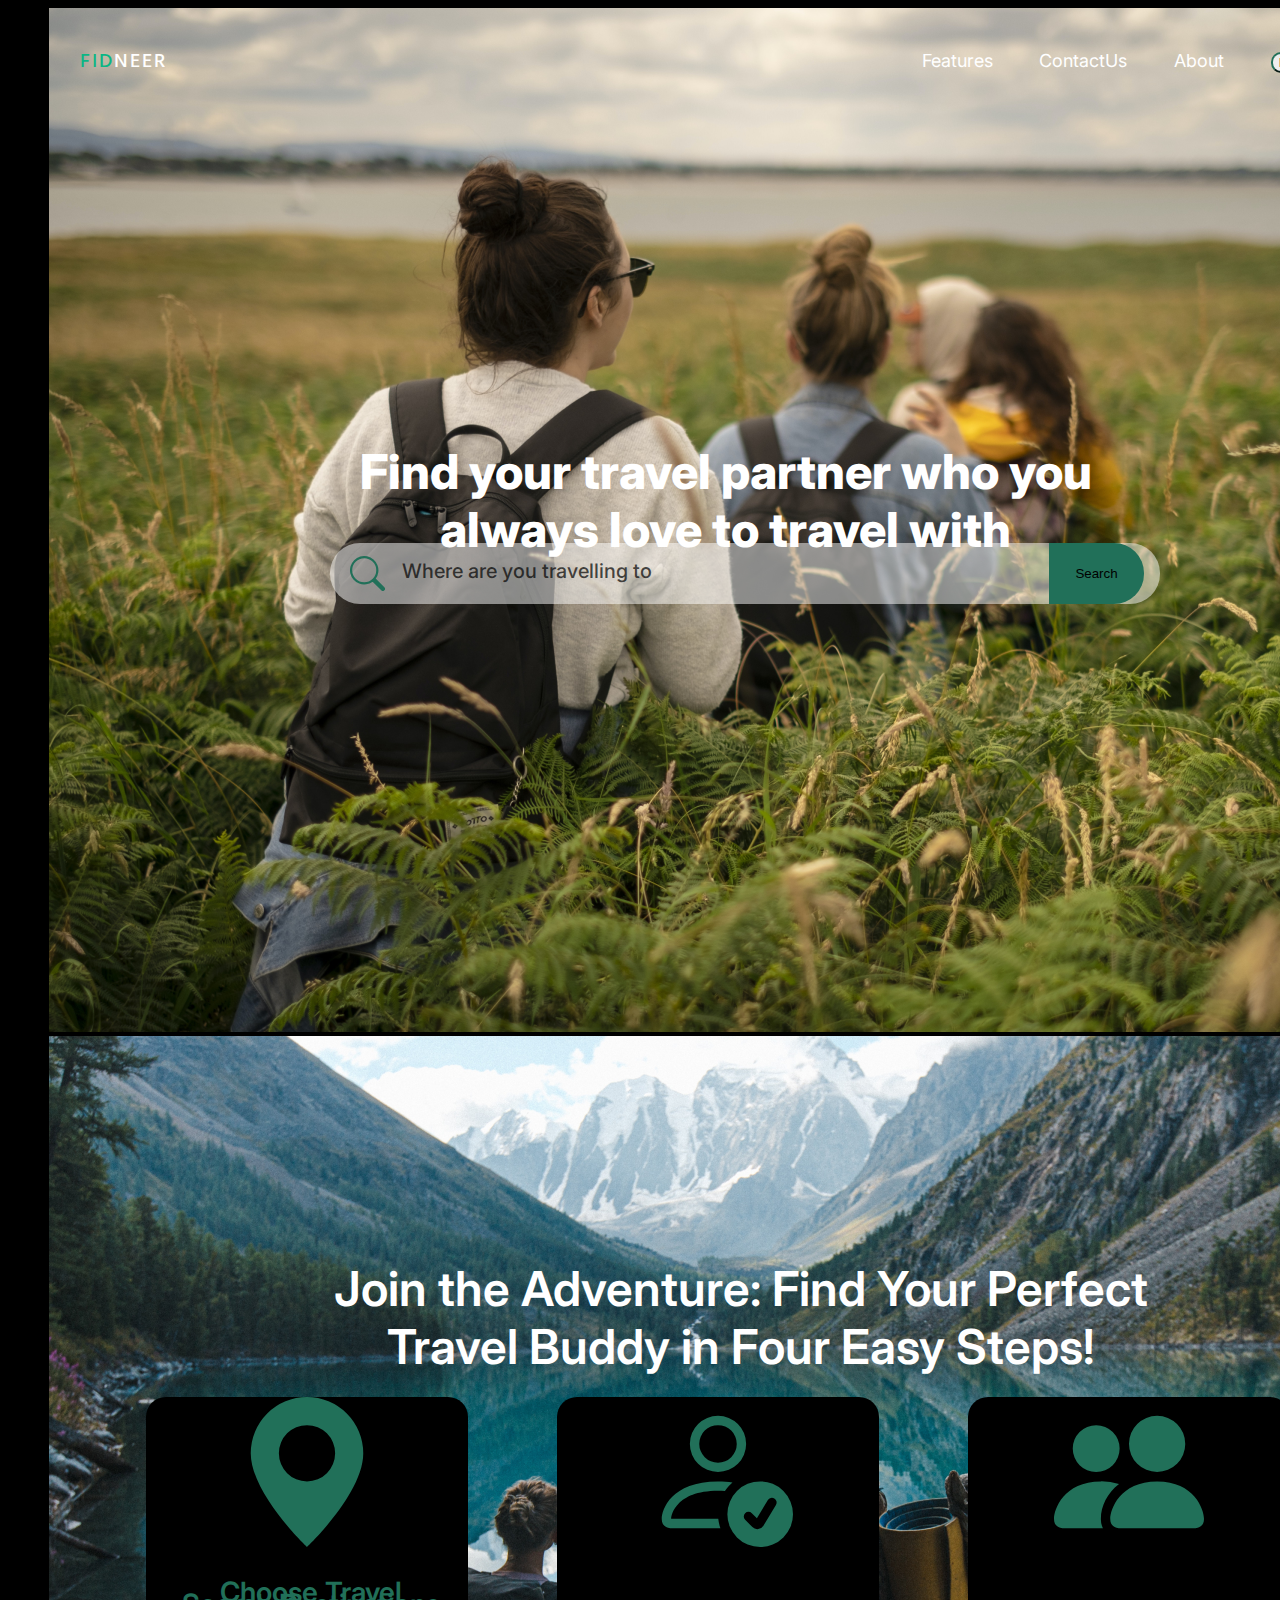
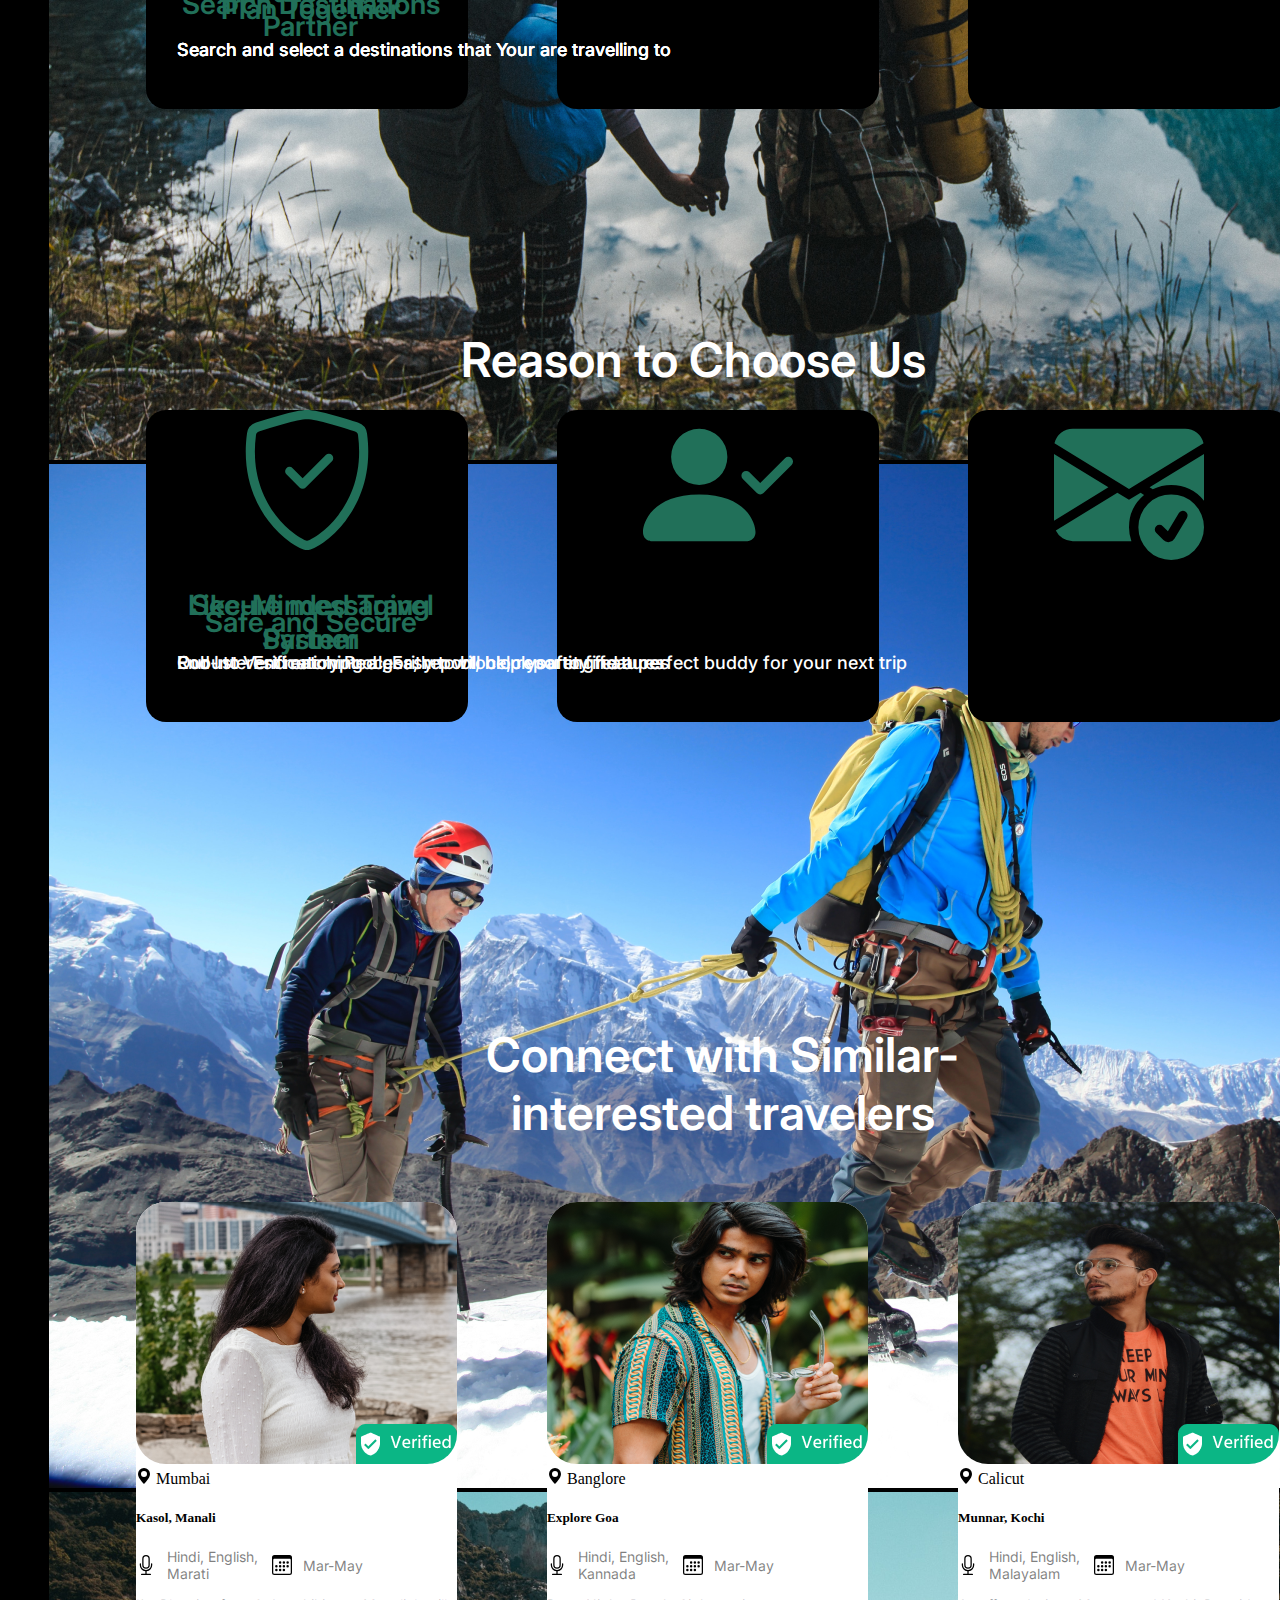
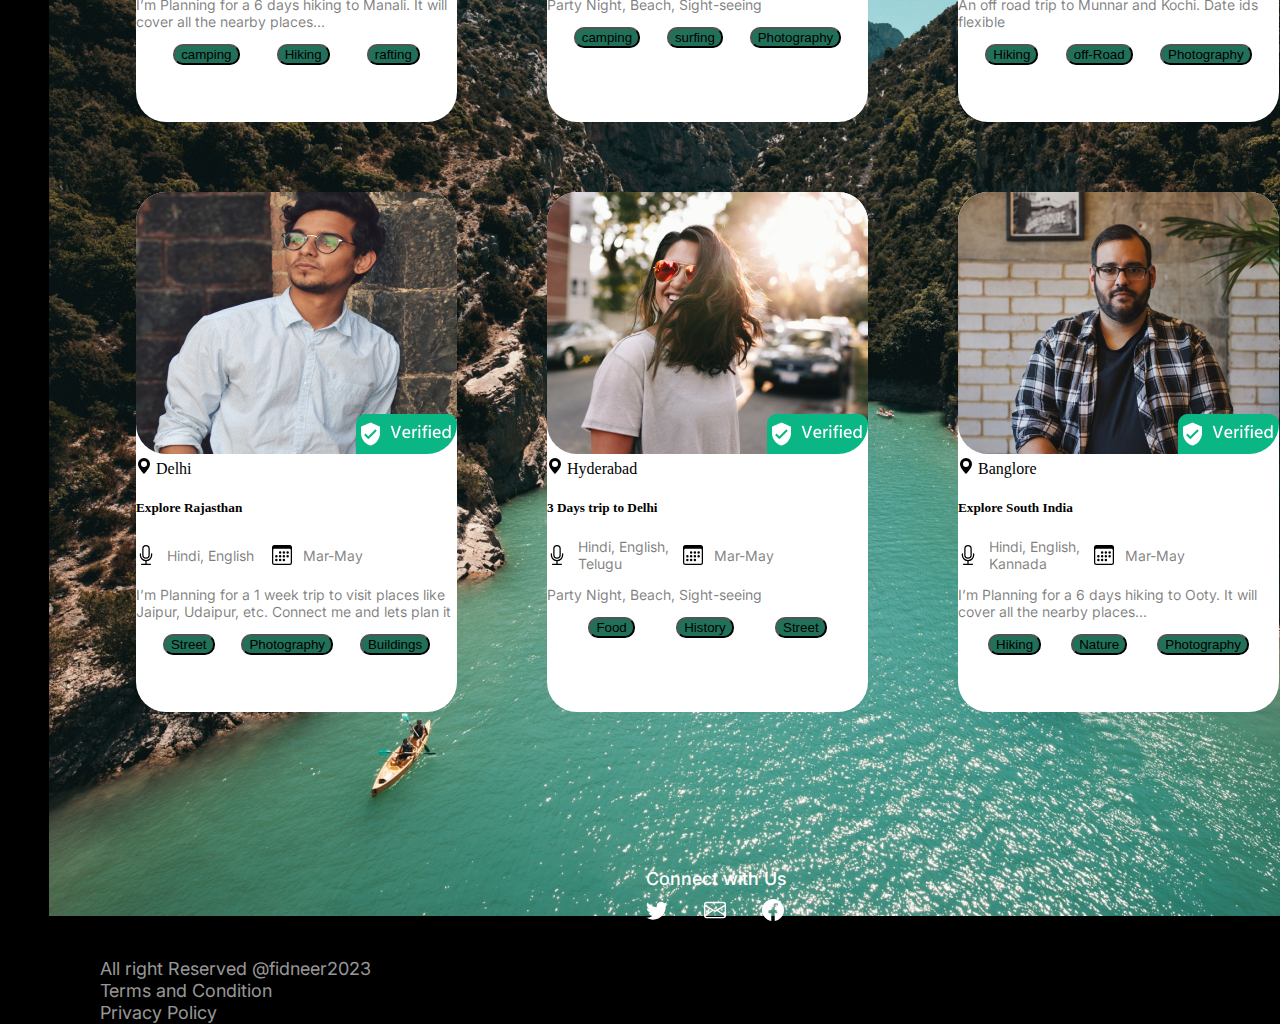
<file: index.html>
<!DOCTYPE html>
<html lang="en">

<head>
    <meta charset="UTF-8">
    <meta http-equiv="X-UA-Compatible" content="IE=edge">
    <meta name="viewport" content="width=device-width, initial-scale=1.0">
    <title>Fidneer</title>
    <link rel="preconnect" href="https://fonts.googleapis.com">
    <link rel="preconnect" href="https://fonts.gstatic.com" crossorigin>
    <link
        href="https://fonts.googleapis.com/css2?family=Hind+Siliguri:wght@500&family=Inter:wght@400;500;600;800&display=swap"
        rel="stylesheet">
    <link rel="stylesheet" href="https://cdn.jsdelivr.net/npm/bootstrap@4.5.3/dist/css/bootstrap.min.css"
        integrity="sha384-TX8t27EcRE3e/ihU7zmQxVncDAy5uIKz4rEkgIXeMed4M0jlfIDPvg6uqKI2xXr2" crossorigin="anonymous">
    <link rel="stylesheet" href="landingpage.css">
</head>

<body>
    <nav class="nav"><span class="fidneer"><span style="color:#0BB685">FID</span>NEER</span> <span class="login">
            <span>Features</span>
            <span>ContactUs</span> <span>About</span>
            <a href="login.php"><button class="btn btn-outline-success text-white signup">Login</button></a>
            <a href="signup.php"><button class="btn btn-success signup">Sign Up</button></a>
        </span></nav>
    <div class="bgimg">
        <div id="carouselExampleSlidesOnly" class="carousel slide" data-ride="carousel">
            <div class="carousel-inner">
                <div class="carousel-item active" data-interval="4000">
                    <img src="index\\pexels-anna-shvets-4015175 4.png" class="d-block w-100" alt="">
                </div>
                <div class="carousel-item" data-interval="4000">
                    <img src="index\\pexels-anna-shvets-4015175 2.png" class="d-block w-100" alt="">
                </div>
                <div class="carousel-item" data-interval="4000">
                    <img src="index\\pexels-anna-shvets-4015175 3.png" class="d-block w-100" alt="">
                </div>
                <div class="carousel-item" data-interval="4000">
                    <img src="index\\pexels-anna-shvets-4015175 1.png" class="d-block w-100" alt="">
                </div>
            </div>
        </div>
    </div>
    <main>
        <!-- SEARCH OPTION -->
        <p class="p1">Find your travel partner who you always love to travel with</p>
        <div class="find">
            <svg xmlns="http://www.w3.org/2000/svg" width="35" height="35" fill="#217059" ; class="bi bi-search"
                viewBox="0 0 16 16">
                <path
                    d="M11.742 10.344a6.5 6.5 0 1 0-1.397 1.398h-.001c.03.04.062.078.098.115l3.85 3.85a1 1 0 0 0 1.415-1.414l-3.85-3.85a1.007 1.007 0 0 0-.115-.1zM12 6.5a5.5 5.5 0 1 1-11 0 5.5 5.5 0 0 1 11 0z" />
            </svg>
            <input type="text" name="" id="" class="text" placeholder=" Where are you travelling to">
            <button class="search btn btn-success">Search</button>
        </div>
        <!-- FIRST BOX -->
        <p class="p2">Join the Adventure: Find Your Perfect Travel Buddy in Four Easy Steps!</p>
        <div class="cont1">
            <div class="srchdest card">
                <svg xmlns="http://www.w3.org/2000/svg" width="150" height="150" fill="#217059"
                    class="bi bi-geo-alt-fill" viewBox="0 0 16 16">
                    <path d="M8 16s6-5.686 6-10A6 6 0 0 0 2 6c0 4.314 6 10 6 10zm0-7a3 3 0 1 1 0-6 3 3 0 0 1 0 6z" />
                </svg>
                <h2 class="text3">Search Destinations</h2>
                <div class="card-body">
                    <p class="card-text text2">Search and select a destinations that Your are travelling to</p>
                </div>
            </div>
            <div class="srchdest card">
                <svg xmlns="http://www.w3.org/2000/svg" width="150" height="150" fill="#217059"
                    class="bi bi-person-check" viewBox="0 0 16 16">
                    <path
                        d="M12.5 16a3.5 3.5 0 1 0 0-7 3.5 3.5 0 0 0 0 7Zm1.679-4.493-1.335 2.226a.75.75 0 0 1-1.174.144l-.774-.773a.5.5 0 0 1 .708-.708l.547.548 1.17-1.951a.5.5 0 1 1 .858.514ZM11 5a3 3 0 1 1-6 0 3 3 0 0 1 6 0ZM8 7a2 2 0 1 0 0-4 2 2 0 0 0 0 4Z" />
                    <path
                        d="M8.256 14a4.474 4.474 0 0 1-.229-1.004H3c.001-.246.154-.986.832-1.664C4.484 10.68 5.711 10 8 10c.26 0 .507.009.74.025.226-.341.496-.65.804-.918C9.077 9.038 8.564 9 8 9c-5 0-6 3-6 4s1 1 1 1h5.256Z" />
                </svg>
                <div class="card-body">
                    <p class="text3">Choose Travel Partner</p>
                    <p class="card-text text2">Search and select a destinations that Your are travelling to</p>
                </div>
            </div>
            <div class="srchdest card">
                <svg xmlns="http://www.w3.org/2000/svg" width="150" height="150" fill="#217059"
                    class="bi bi-people-fill" viewBox="0 0 16 16">
                    <path
                        d="M7 14s-1 0-1-1 1-4 5-4 5 3 5 4-1 1-1 1H7Zm4-6a3 3 0 1 0 0-6 3 3 0 0 0 0 6Zm-5.784 6A2.238 2.238 0 0 1 5 13c0-1.355.68-2.75 1.936-3.72A6.325 6.325 0 0 0 5 9c-4 0-5 3-5 4s1 1 1 1h4.216ZM4.5 8a2.5 2.5 0 1 0 0-5 2.5 2.5 0 0 0 0 5Z" />
                </svg>
                <div class="card-body">
                    <p class="text3">Plan Together
                    <p>
                    <p class="card-text text2">Search and select a destinations that Your are travelling to</p>
                </div>
            </div>
        </div>

        <p class="p3">Reason to Choose Us</p>
        <div class="cont2">
            <div class="srchdest card">
                <svg xmlns="http://www.w3.org/2000/svg" width="150" height="140" fill="#217059"
                    class="bi bi-shield-check" viewBox="0 0 16 16">
                    <path
                        d="M5.338 1.59a61.44 61.44 0 0 0-2.837.856.481.481 0 0 0-.328.39c-.554 4.157.726 7.19 2.253 9.188a10.725 10.725 0 0 0 2.287 2.233c.346.244.652.42.893.533.12.057.218.095.293.118a.55.55 0 0 0 .101.025.615.615 0 0 0 .1-.025c.076-.023.174-.061.294-.118.24-.113.547-.29.893-.533a10.726 10.726 0 0 0 2.287-2.233c1.527-1.997 2.807-5.031 2.253-9.188a.48.48 0 0 0-.328-.39c-.651-.213-1.75-.56-2.837-.855C9.552 1.29 8.531 1.067 8 1.067c-.53 0-1.552.223-2.662.524zM5.072.56C6.157.265 7.31 0 8 0s1.843.265 2.928.56c1.11.3 2.229.655 2.887.87a1.54 1.54 0 0 1 1.044 1.262c.596 4.477-.787 7.795-2.465 9.99a11.775 11.775 0 0 1-2.517 2.453 7.159 7.159 0 0 1-1.048.625c-.28.132-.581.24-.829.24s-.548-.108-.829-.24a7.158 7.158 0 0 1-1.048-.625 11.777 11.777 0 0 1-2.517-2.453C1.928 10.487.545 7.169 1.141 2.692A1.54 1.54 0 0 1 2.185 1.43 62.456 62.456 0 0 1 5.072.56z" />
                    <path
                        d="M10.854 5.146a.5.5 0 0 1 0 .708l-3 3a.5.5 0 0 1-.708 0l-1.5-1.5a.5.5 0 1 1 .708-.708L7.5 7.793l2.646-2.647a.5.5 0 0 1 .708 0z" />
                </svg>
                <div class="card-body">
                    <p class="text3">Safe and Secure</p>
                    <p class="card-text text2">Robust Verification Process, report, block safety features</p>
                </div>
            </div>
            <div class="srchdest card">
                <svg xmlns="http://www.w3.org/2000/svg" width="150" height="150" fill="#217059"
                    class="bi bi-person-check-fill" viewBox="0 0 16 16">
                    <path fill-rule="evenodd"
                        d="M15.854 5.146a.5.5 0 0 1 0 .708l-3 3a.5.5 0 0 1-.708 0l-1.5-1.5a.5.5 0 0 1 .708-.708L12.5 7.793l2.646-2.647a.5.5 0 0 1 .708 0z" />
                    <path d="M1 14s-1 0-1-1 1-4 6-4 6 3 6 4-1 1-1 1H1zm5-6a3 3 0 1 0 0-6 3 3 0 0 0 0 6z" />
                </svg>
                <div class="card-body">
                    <p class="text3">Like-Minded Travel Partner</p>
                    <p class="card-text text2">Our Interest matching algorithm will help you to find a perfect buddy for
                        your next trip</p>
                </div>
            </div>
            <div class="srchdest card">
                <svg xmlns="http://www.w3.org/2000/svg" width="150" height="150" fill="#217059"
                    class="bi bi-envelope-check-fill" viewBox="0 0 16 16">
                    <path
                        d="M.05 3.555A2 2 0 0 1 2 2h12a2 2 0 0 1 1.95 1.555L8 8.414.05 3.555ZM0 4.697v7.104l5.803-3.558L0 4.697ZM6.761 8.83l-6.57 4.026A2 2 0 0 0 2 14h6.256A4.493 4.493 0 0 1 8 12.5a4.49 4.49 0 0 1 1.606-3.446l-.367-.225L8 9.586l-1.239-.757ZM16 4.697v4.974A4.491 4.491 0 0 0 12.5 8a4.49 4.49 0 0 0-1.965.45l-.338-.207L16 4.697Z" />
                    <path
                        d="M16 12.5a3.5 3.5 0 1 1-7 0 3.5 3.5 0 0 1 7 0Zm-1.993-1.679a.5.5 0 0 0-.686.172l-1.17 1.95-.547-.547a.5.5 0 0 0-.708.708l.774.773a.75.75 0 0 0 1.174-.144l1.335-2.226a.5.5 0 0 0-.172-.686Z" />
                </svg>
                <div class="card-body">
                    <p class="text3">Secure messaging System
                    <p>
                    <p class="card-text text2">End- to- End encrypted , Easy to block, reporting features</p>
                </div>
            </div>
        </div>
        <p class="text4"> Connect with Similar-interested travelers</p>
        <div class="similar-profile">
            <div class="card profile">
                <img src="index/Frame 34285.png" class="card-img-top" style="border-radius: 30px" alt="">
                <div class="card-body profile-info pt-0">
                    <div><svg xmlns="http://www.w3.org/2000/svg" width="16" height="16" fill="currentColor"
                            class="bi bi-geo-alt-fill" viewBox="0 0 16 16">
                            <path
                                d="M8 16s6-5.686 6-10A6 6 0 0 0 2 6c0 4.314 6 10 6 10zm0-7a3 3 0 1 1 0-6 3 3 0 0 1 0 6z" />
                        </svg>
                        Mumbai
                    </div>
                    <h5 class="card-title pt-2">Kasol, Manali</h5>
                    <div class="lang"><svg xmlns="http://www.w3.org/2000/svg" width="20" height="20" fill="currentColor"
                            class="bi bi-mic" viewBox="0 0 16 16">
                            <path
                                d="M3.5 6.5A.5.5 0 0 1 4 7v1a4 4 0 0 0 8 0V7a.5.5 0 0 1 1 0v1a5 5 0 0 1-4.5 4.975V15h3a.5.5 0 0 1 0 1h-7a.5.5 0 0 1 0-1h3v-2.025A5 5 0 0 1 3 8V7a.5.5 0 0 1 .5-.5z" />
                            <path
                                d="M10 8a2 2 0 1 1-4 0V3a2 2 0 1 1 4 0v5zM8 0a3 3 0 0 0-3 3v5a3 3 0 0 0 6 0V3a3 3 0 0 0-3-3z" />
                        </svg>
                        <span class="text5">Hindi, English, Marati</span>
                        <svg xmlns="http://www.w3.org/2000/svg" width="20" height="20" fill="currentColor"
                            class="bi bi-calendar3" viewBox="0 0 16 16">
                            <path
                                d="M14 0H2a2 2 0 0 0-2 2v12a2 2 0 0 0 2 2h12a2 2 0 0 0 2-2V2a2 2 0 0 0-2-2zM1 3.857C1 3.384 1.448 3 2 3h12c.552 0 1 .384 1 .857v10.286c0 .473-.448.857-1 .857H2c-.552 0-1-.384-1-.857V3.857z" />
                            <path
                                d="M6.5 7a1 1 0 1 0 0-2 1 1 0 0 0 0 2zm3 0a1 1 0 1 0 0-2 1 1 0 0 0 0 2zm3 0a1 1 0 1 0 0-2 1 1 0 0 0 0 2zm-9 3a1 1 0 1 0 0-2 1 1 0 0 0 0 2zm3 0a1 1 0 1 0 0-2 1 1 0 0 0 0 2zm3 0a1 1 0 1 0 0-2 1 1 0 0 0 0 2zm3 0a1 1 0 1 0 0-2 1 1 0 0 0 0 2zm-9 3a1 1 0 1 0 0-2 1 1 0 0 0 0 2zm3 0a1 1 0 1 0 0-2 1 1 0 0 0 0 2zm3 0a1 1 0 1 0 0-2 1 1 0 0 0 0 2z" />
                        </svg>
                        <span class="text5">Mar-May</span>
                    </div>
                    <p class="card-text text6 pt-2 pb-1">I’m Planning for a 6 days hiking to Manali. It will cover
                        all
                        the nearby places... </p>
                    <div class="hobby">
                        <button href="#" class="btn btn-success btn-sm">camping</button>
                        <button href="#" class="btn btn-success btn-sm">Hiking</button>
                        <button href="#" class="btn btn-success btn-sm ">rafting</button>
                    </div>
                </div>
            </div>
            <div class="card profile">
                <img src="index/Frame 34286.png" class="card-img-top" style="border-radius: 30px" alt="">
                <div class="card-body profile-info pt-0">
                    <div><svg xmlns="http://www.w3.org/2000/svg" width="16" height="16" fill="currentColor"
                            class="bi bi-geo-alt-fill" viewBox="0 0 16 16">
                            <path
                                d="M8 16s6-5.686 6-10A6 6 0 0 0 2 6c0 4.314 6 10 6 10zm0-7a3 3 0 1 1 0-6 3 3 0 0 1 0 6z" />
                        </svg>
                        Delhi
                    </div>
                    <h5 class="card-title pt-2">Explore Rajasthan</h5>
                    <div class="lang"><svg xmlns="http://www.w3.org/2000/svg" width="20" height="20" fill="currentColor"
                            class="bi bi-mic" viewBox="0 0 16 16">
                            <path
                                d="M3.5 6.5A.5.5 0 0 1 4 7v1a4 4 0 0 0 8 0V7a.5.5 0 0 1 1 0v1a5 5 0 0 1-4.5 4.975V15h3a.5.5 0 0 1 0 1h-7a.5.5 0 0 1 0-1h3v-2.025A5 5 0 0 1 3 8V7a.5.5 0 0 1 .5-.5z" />
                            <path
                                d="M10 8a2 2 0 1 1-4 0V3a2 2 0 1 1 4 0v5zM8 0a3 3 0 0 0-3 3v5a3 3 0 0 0 6 0V3a3 3 0 0 0-3-3z" />
                        </svg>
                        <span class="text5">Hindi, English</span>
                        <svg xmlns="http://www.w3.org/2000/svg" width="20" height="20" fill="currentColor"
                            class="bi bi-calendar3" viewBox="0 0 16 16">
                            <path
                                d="M14 0H2a2 2 0 0 0-2 2v12a2 2 0 0 0 2 2h12a2 2 0 0 0 2-2V2a2 2 0 0 0-2-2zM1 3.857C1 3.384 1.448 3 2 3h12c.552 0 1 .384 1 .857v10.286c0 .473-.448.857-1 .857H2c-.552 0-1-.384-1-.857V3.857z" />
                            <path
                                d="M6.5 7a1 1 0 1 0 0-2 1 1 0 0 0 0 2zm3 0a1 1 0 1 0 0-2 1 1 0 0 0 0 2zm3 0a1 1 0 1 0 0-2 1 1 0 0 0 0 2zm-9 3a1 1 0 1 0 0-2 1 1 0 0 0 0 2zm3 0a1 1 0 1 0 0-2 1 1 0 0 0 0 2zm3 0a1 1 0 1 0 0-2 1 1 0 0 0 0 2zm3 0a1 1 0 1 0 0-2 1 1 0 0 0 0 2zm-9 3a1 1 0 1 0 0-2 1 1 0 0 0 0 2zm3 0a1 1 0 1 0 0-2 1 1 0 0 0 0 2zm3 0a1 1 0 1 0 0-2 1 1 0 0 0 0 2z" />
                        </svg>
                        <span class="text5">Mar-May</span>
                    </div>
                    <p class="card-text text6 pt-2 pb-1">I’m Planning for a 1 week trip to visit places like
                        Jaipur,
                        Udaipur, etc. Connect me and lets plan it</p>
                    <div class="hobby">
                        <button href="#" class="btn btn-success btn-sm ">Street</button>
                        <button href="#" class="btn btn-success btn-sm ">Photography</button>
                        <button href="#" class="btn btn-success btn-sm ">Buildings</button>
                    </div>
                </div>
            </div>
            <div class="card profile">
                <img src="index/Frame 34287.png" class="card-img-top" style="border-radius: 30px" alt="">
                <div class="card-body profile-info pt-0">
                    <div><svg xmlns="http://www.w3.org/2000/svg" width="16" height="16" fill="currentColor"
                            class="bi bi-geo-alt-fill" viewBox="0 0 16 16">
                            <path
                                d="M8 16s6-5.686 6-10A6 6 0 0 0 2 6c0 4.314 6 10 6 10zm0-7a3 3 0 1 1 0-6 3 3 0 0 1 0 6z" />
                        </svg>
                        Banglore
                    </div>
                    <h5 class="card-title pt-2">Explore Goa</h5>
                    <div class="lang"><svg xmlns="http://www.w3.org/2000/svg" width="20" height="20" fill="currentColor"
                            class="bi bi-mic" viewBox="0 0 16 16">
                            <path
                                d="M3.5 6.5A.5.5 0 0 1 4 7v1a4 4 0 0 0 8 0V7a.5.5 0 0 1 1 0v1a5 5 0 0 1-4.5 4.975V15h3a.5.5 0 0 1 0 1h-7a.5.5 0 0 1 0-1h3v-2.025A5 5 0 0 1 3 8V7a.5.5 0 0 1 .5-.5z" />
                            <path
                                d="M10 8a2 2 0 1 1-4 0V3a2 2 0 1 1 4 0v5zM8 0a3 3 0 0 0-3 3v5a3 3 0 0 0 6 0V3a3 3 0 0 0-3-3z" />
                        </svg>
                        <span class="text5">Hindi, English, Kannada</span>
                        <svg xmlns="http://www.w3.org/2000/svg" width="20" height="20" fill="currentColor"
                            class="bi bi-calendar3" viewBox="0 0 16 16">
                            <path
                                d="M14 0H2a2 2 0 0 0-2 2v12a2 2 0 0 0 2 2h12a2 2 0 0 0 2-2V2a2 2 0 0 0-2-2zM1 3.857C1 3.384 1.448 3 2 3h12c.552 0 1 .384 1 .857v10.286c0 .473-.448.857-1 .857H2c-.552 0-1-.384-1-.857V3.857z" />
                            <path
                                d="M6.5 7a1 1 0 1 0 0-2 1 1 0 0 0 0 2zm3 0a1 1 0 1 0 0-2 1 1 0 0 0 0 2zm3 0a1 1 0 1 0 0-2 1 1 0 0 0 0 2zm-9 3a1 1 0 1 0 0-2 1 1 0 0 0 0 2zm3 0a1 1 0 1 0 0-2 1 1 0 0 0 0 2zm3 0a1 1 0 1 0 0-2 1 1 0 0 0 0 2zm3 0a1 1 0 1 0 0-2 1 1 0 0 0 0 2zm-9 3a1 1 0 1 0 0-2 1 1 0 0 0 0 2zm3 0a1 1 0 1 0 0-2 1 1 0 0 0 0 2zm3 0a1 1 0 1 0 0-2 1 1 0 0 0 0 2z" />
                        </svg>
                        <span class="text5">Mar-May</span>
                    </div>
                    <p class="card-text text6 pt-2 pb-1">Party Night, Beach, Sight-seeing</p>
                    <div class="hobby">
                        <button href="#" class="btn btn-success btn-sm ">camping</button>
                        <button href="#" class="btn btn-success btn-sm ">surfing</button>
                        <button href="#" class="btn btn-success btn-sm ">Photography</button>
                    </div>
                </div>
            </div>
            <div class="card profile">
                <img src="index/Frame 34288.png" class="card-img-top" style="border-radius: 30px" alt="">
                <div class="card-body profile-info pt-0">
                    <div><svg xmlns="http://www.w3.org/2000/svg" width="16" height="16" fill="currentColor"
                            class="bi bi-geo-alt-fill" viewBox="0 0 16 16">
                            <path
                                d="M8 16s6-5.686 6-10A6 6 0 0 0 2 6c0 4.314 6 10 6 10zm0-7a3 3 0 1 1 0-6 3 3 0 0 1 0 6z" />
                        </svg>
                        Hyderabad
                    </div>
                    <h5 class="card-title pt-2">3 Days trip to Delhi</h5>
                    <div class="lang"><svg xmlns="http://www.w3.org/2000/svg" width="20" height="20" fill="currentColor"
                            class="bi bi-mic" viewBox="0 0 16 16">
                            <path
                                d="M3.5 6.5A.5.5 0 0 1 4 7v1a4 4 0 0 0 8 0V7a.5.5 0 0 1 1 0v1a5 5 0 0 1-4.5 4.975V15h3a.5.5 0 0 1 0 1h-7a.5.5 0 0 1 0-1h3v-2.025A5 5 0 0 1 3 8V7a.5.5 0 0 1 .5-.5z" />
                            <path
                                d="M10 8a2 2 0 1 1-4 0V3a2 2 0 1 1 4 0v5zM8 0a3 3 0 0 0-3 3v5a3 3 0 0 0 6 0V3a3 3 0 0 0-3-3z" />
                        </svg>
                        <span class="text5">Hindi, English, Telugu</span>
                        <svg xmlns="http://www.w3.org/2000/svg" width="20" height="20" fill="currentColor"
                            class="bi bi-calendar3" viewBox="0 0 16 16">
                            <path
                                d="M14 0H2a2 2 0 0 0-2 2v12a2 2 0 0 0 2 2h12a2 2 0 0 0 2-2V2a2 2 0 0 0-2-2zM1 3.857C1 3.384 1.448 3 2 3h12c.552 0 1 .384 1 .857v10.286c0 .473-.448.857-1 .857H2c-.552 0-1-.384-1-.857V3.857z" />
                            <path
                                d="M6.5 7a1 1 0 1 0 0-2 1 1 0 0 0 0 2zm3 0a1 1 0 1 0 0-2 1 1 0 0 0 0 2zm3 0a1 1 0 1 0 0-2 1 1 0 0 0 0 2zm-9 3a1 1 0 1 0 0-2 1 1 0 0 0 0 2zm3 0a1 1 0 1 0 0-2 1 1 0 0 0 0 2zm3 0a1 1 0 1 0 0-2 1 1 0 0 0 0 2zm3 0a1 1 0 1 0 0-2 1 1 0 0 0 0 2zm-9 3a1 1 0 1 0 0-2 1 1 0 0 0 0 2zm3 0a1 1 0 1 0 0-2 1 1 0 0 0 0 2zm3 0a1 1 0 1 0 0-2 1 1 0 0 0 0 2z" />
                        </svg>
                        <span class="text5">Mar-May</span>
                    </div>
                    <p class="card-text text6 pt-2 pb-1">Party Night, Beach, Sight-seeing </p>
                    <div class="hobby">
                        <button href="#" class="btn btn-success btn-sm">Food</button>
                        <button href="#" class="btn btn-success btn-sm">History</button>
                        <button href="#" class="btn btn-success btn-sm ">Street</button>
                    </div>
                </div>
            </div>
            <div class="card profile">
                <img src="index/Frame 34289.png" class="card-img-top" style="border-radius: 30px" alt="">
                <div class="card-body profile-info pt-0">
                    <div><svg xmlns="http://www.w3.org/2000/svg" width="16" height="16" fill="currentColor"
                            class="bi bi-geo-alt-fill" viewBox="0 0 16 16">
                            <path
                                d="M8 16s6-5.686 6-10A6 6 0 0 0 2 6c0 4.314 6 10 6 10zm0-7a3 3 0 1 1 0-6 3 3 0 0 1 0 6z" />
                        </svg>
                        Calicut
                    </div>
                    <h5 class="card-title pt-2">Munnar, Kochi</h5>
                    <div class="lang"><svg xmlns="http://www.w3.org/2000/svg" width="20" height="20" fill="currentColor"
                            class="bi bi-mic" viewBox="0 0 16 16">
                            <path
                                d="M3.5 6.5A.5.5 0 0 1 4 7v1a4 4 0 0 0 8 0V7a.5.5 0 0 1 1 0v1a5 5 0 0 1-4.5 4.975V15h3a.5.5 0 0 1 0 1h-7a.5.5 0 0 1 0-1h3v-2.025A5 5 0 0 1 3 8V7a.5.5 0 0 1 .5-.5z" />
                            <path
                                d="M10 8a2 2 0 1 1-4 0V3a2 2 0 1 1 4 0v5zM8 0a3 3 0 0 0-3 3v5a3 3 0 0 0 6 0V3a3 3 0 0 0-3-3z" />
                        </svg>
                        <span class="text5">Hindi, English, Malayalam</span>
                        <svg xmlns="http://www.w3.org/2000/svg" width="20" height="20" fill="currentColor"
                            class="bi bi-calendar3" viewBox="0 0 16 16">
                            <path
                                d="M14 0H2a2 2 0 0 0-2 2v12a2 2 0 0 0 2 2h12a2 2 0 0 0 2-2V2a2 2 0 0 0-2-2zM1 3.857C1 3.384 1.448 3 2 3h12c.552 0 1 .384 1 .857v10.286c0 .473-.448.857-1 .857H2c-.552 0-1-.384-1-.857V3.857z" />
                            <path
                                d="M6.5 7a1 1 0 1 0 0-2 1 1 0 0 0 0 2zm3 0a1 1 0 1 0 0-2 1 1 0 0 0 0 2zm3 0a1 1 0 1 0 0-2 1 1 0 0 0 0 2zm-9 3a1 1 0 1 0 0-2 1 1 0 0 0 0 2zm3 0a1 1 0 1 0 0-2 1 1 0 0 0 0 2zm3 0a1 1 0 1 0 0-2 1 1 0 0 0 0 2zm3 0a1 1 0 1 0 0-2 1 1 0 0 0 0 2zm-9 3a1 1 0 1 0 0-2 1 1 0 0 0 0 2zm3 0a1 1 0 1 0 0-2 1 1 0 0 0 0 2zm3 0a1 1 0 1 0 0-2 1 1 0 0 0 0 2z" />
                        </svg>
                        <span class="text5">Mar-May</span>
                    </div>
                    <p class="card-text text6 pt-2 pb-1">An off road trip to Munnar and Kochi. Date ids flexible</p>
                    <div class="hobby">
                        <button href="#" class="btn btn-success btn-sm">Hiking</button>
                        <button href="#" class="btn btn-success btn-sm">off-Road</button>
                        <button href="#" class="btn btn-success btn-sm ">Photography</button>
                    </div>
                </div>
            </div>
            <div class="card profile">
                <img src="index/Frame 34290.png" class="card-img-top" style="border-radius: 30px" alt="">
                <div class="card-body profile-info pt-0">
                    <div><svg xmlns="http://www.w3.org/2000/svg" width="16" height="16" fill="currentColor"
                            class="bi bi-geo-alt-fill" viewBox="0 0 16 16">
                            <path
                                d="M8 16s6-5.686 6-10A6 6 0 0 0 2 6c0 4.314 6 10 6 10zm0-7a3 3 0 1 1 0-6 3 3 0 0 1 0 6z" />
                        </svg>
                        Banglore
                    </div>
                    <h5 class="card-title pt-2">Explore South India</h5>
                    <div class="lang"><svg xmlns="http://www.w3.org/2000/svg" width="20" height="20" fill="currentColor"
                            class="bi bi-mic" viewBox="0 0 16 16">
                            <path
                                d="M3.5 6.5A.5.5 0 0 1 4 7v1a4 4 0 0 0 8 0V7a.5.5 0 0 1 1 0v1a5 5 0 0 1-4.5 4.975V15h3a.5.5 0 0 1 0 1h-7a.5.5 0 0 1 0-1h3v-2.025A5 5 0 0 1 3 8V7a.5.5 0 0 1 .5-.5z" />
                            <path
                                d="M10 8a2 2 0 1 1-4 0V3a2 2 0 1 1 4 0v5zM8 0a3 3 0 0 0-3 3v5a3 3 0 0 0 6 0V3a3 3 0 0 0-3-3z" />
                        </svg>
                        <span class="text5">Hindi, English, Kannada</span>
                        <svg xmlns="http://www.w3.org/2000/svg" width="20" height="20" fill="currentColor"
                            class="bi bi-calendar3" viewBox="0 0 16 16">
                            <path
                                d="M14 0H2a2 2 0 0 0-2 2v12a2 2 0 0 0 2 2h12a2 2 0 0 0 2-2V2a2 2 0 0 0-2-2zM1 3.857C1 3.384 1.448 3 2 3h12c.552 0 1 .384 1 .857v10.286c0 .473-.448.857-1 .857H2c-.552 0-1-.384-1-.857V3.857z" />
                            <path
                                d="M6.5 7a1 1 0 1 0 0-2 1 1 0 0 0 0 2zm3 0a1 1 0 1 0 0-2 1 1 0 0 0 0 2zm3 0a1 1 0 1 0 0-2 1 1 0 0 0 0 2zm-9 3a1 1 0 1 0 0-2 1 1 0 0 0 0 2zm3 0a1 1 0 1 0 0-2 1 1 0 0 0 0 2zm3 0a1 1 0 1 0 0-2 1 1 0 0 0 0 2zm3 0a1 1 0 1 0 0-2 1 1 0 0 0 0 2zm-9 3a1 1 0 1 0 0-2 1 1 0 0 0 0 2zm3 0a1 1 0 1 0 0-2 1 1 0 0 0 0 2zm3 0a1 1 0 1 0 0-2 1 1 0 0 0 0 2z" />
                        </svg>
                        <span class="text5">Mar-May</span>
                    </div>
                    <p class="card-text text6 pt-2 pb-1">I’m Planning for a 6 days hiking to Ooty. It will cover all
                        the nearby places...</p>
                    <div class="hobby">
                        <button href="#" class="btn btn-success btn-sm">Hiking</button>
                        <button href="#" class="btn btn-success btn-sm">Nature</button>
                        <button href="#" class="btn btn-success btn-sm ">Photography </button>
                    </div>
                </div>
            </div>
        </div>
        <p class="text7">Connect with Us</p>
    </main>
    <footer>
        <div class="social-media">
            <a href="#">
                <svg xmlns="http://www.w3.org/2000/svg" width="22" height="22" fill="white"
                    class="bi bi-twitter social-media-link" viewBox="0 0 16 16">
                    <path
                        d="M5.026 15c6.038 0 9.341-5.003 9.341-9.334 0-.14 0-.282-.006-.422A6.685 6.685 0 0 0 16 3.542a6.658 6.658 0 0 1-1.889.518 3.301 3.301 0 0 0 1.447-1.817 6.533 6.533 0 0 1-2.087.793A3.286 3.286 0 0 0 7.875 6.03a9.325 9.325 0 0 1-6.767-3.429 3.289 3.289 0 0 0 1.018 4.382A3.323 3.323 0 0 1 .64 6.575v.045a3.288 3.288 0 0 0 2.632 3.218 3.203 3.203 0 0 1-.865.115 3.23 3.23 0 0 1-.614-.057 3.283 3.283 0 0 0 3.067 2.277A6.588 6.588 0 0 1 .78 13.58a6.32 6.32 0 0 1-.78-.045A9.344 9.344 0 0 0 5.026 15z" />
                </svg>
            </a>
            <a href="#">
                <svg xmlns="http://www.w3.org/2000/svg" width="22" height="22" fill="white"
                    class="bi bi-envelope social-media-link" viewBox="0 0 16 16">
                    <path
                        d="M0 4a2 2 0 0 1 2-2h12a2 2 0 0 1 2 2v8a2 2 0 0 1-2 2H2a2 2 0 0 1-2-2V4Zm2-1a1 1 0 0 0-1 1v.217l7 4.2 7-4.2V4a1 1 0 0 0-1-1H2Zm13 2.383-4.708 2.825L15 11.105V5.383Zm-.034 6.876-5.64-3.471L8 9.583l-1.326-.795-5.64 3.47A1 1 0 0 0 2 13h12a1 1 0 0 0 .966-.741ZM1 11.105l4.708-2.897L1 5.383v5.722Z" />
                </svg>
            </a>
            <a href="#">
                <svg xmlns="http://www.w3.org/2000/svg" width="22" height="22" fill="white"
                    class="bi bi-facebook social-media-link" viewBox="0 0 16 16">
                    <path
                        d="M16 8.049c0-4.446-3.582-8.05-8-8.05C3.58 0-.002 3.603-.002 8.05c0 4.017 2.926 7.347 6.75 7.951v-5.625h-2.03V8.05H6.75V6.275c0-2.017 1.195-3.131 3.022-3.131.876 0 1.791.157 1.791.157v1.98h-1.009c-.993 0-1.303.621-1.303 1.258v1.51h2.218l-.354 2.326H9.25V16c3.824-.604 6.75-3.934 6.75-7.951z" />
                </svg>
            </a>
        </div>
        <div class="container copyright">
            <div class="row mb-4">
                <div class="col-8 text8">
                    All right Reserved @fidneer2023
                </div>
                <div class="col-2 text8">
                    Terms and Condition
                </div>
                <div class="col-2 text8">
                    Privacy Policy
                </div>
            </div>
    </footer>
    <script src="https://code.jquery.com/jquery-3.5.1.slim.min.js"
        integrity="sha384-DfXdz2htPH0lsSSs5nCTpuj/zy4C+OGpamoFVy38MVBnE+IbbVYUew+OrCXaRkfj"
        crossorigin="anonymous"></script>
    <script src="https://cdn.jsdelivr.net/npm/bootstrap@4.5.3/dist/js/bootstrap.bundle.min.js"
        integrity="sha384-ho+j7jyWK8fNQe+A12Hb8AhRq26LrZ/JpcUGGOn+Y7RsweNrtN/tE3MoK7ZeZDyx"
        crossorigin="anonymous"></script>

</body>

</html>
</file>
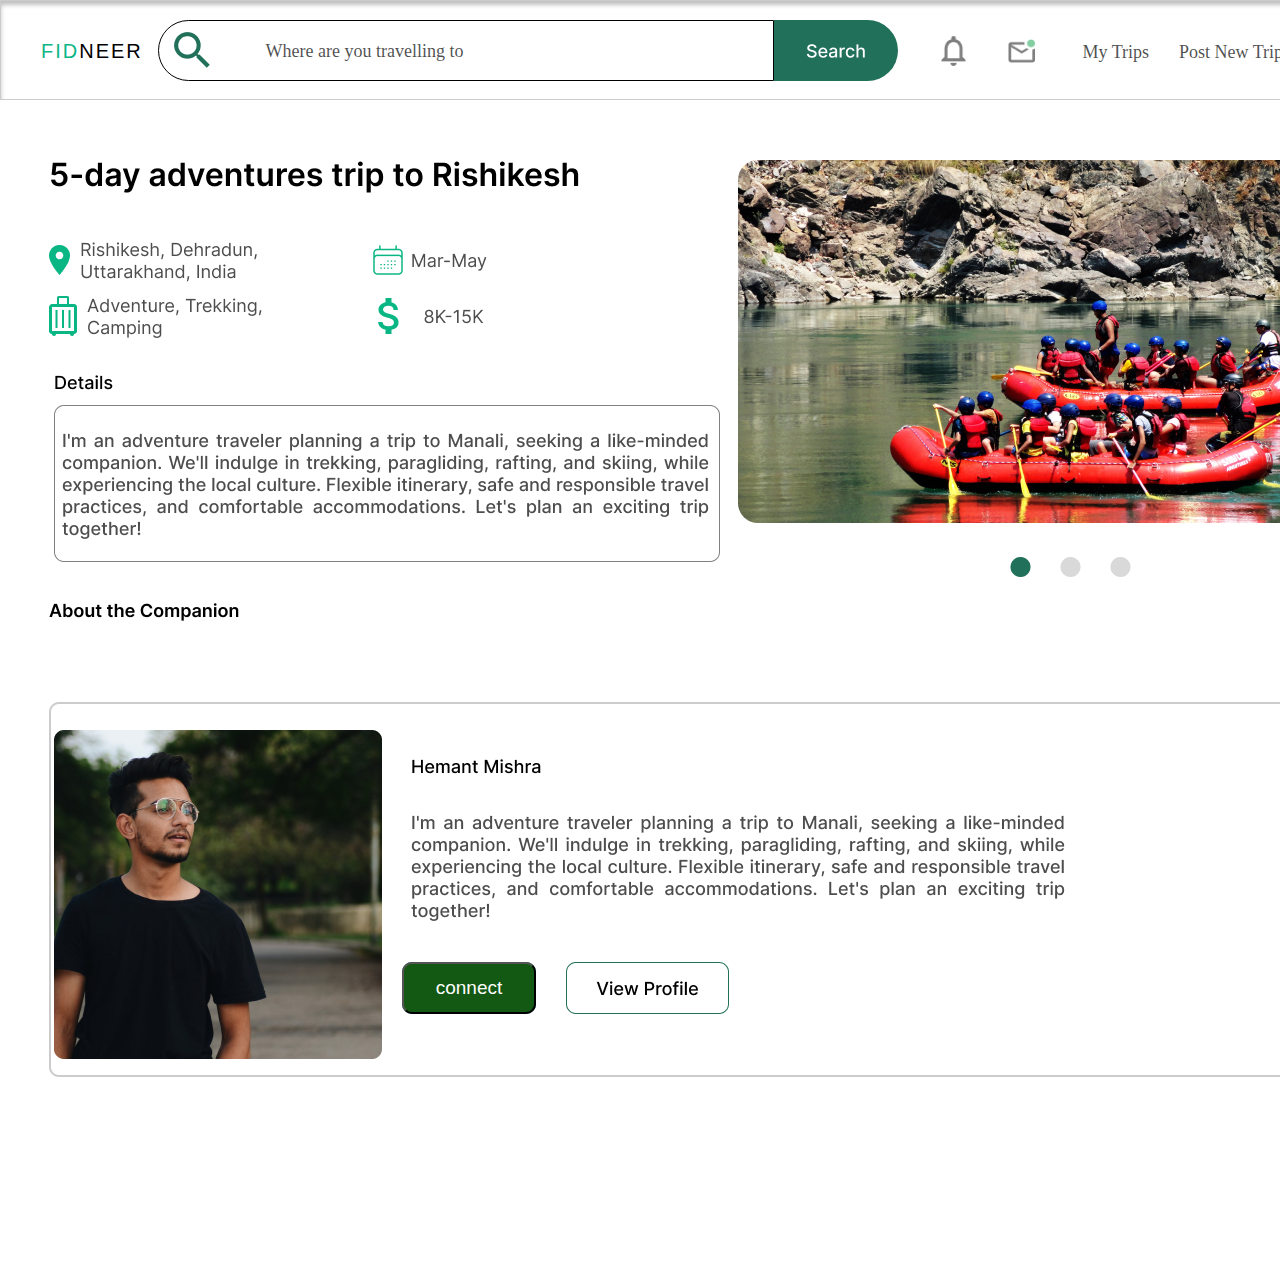
<file: desk16.html>
<!DOCTYPE html>
<html lang="en">

<head>
  <meta charset="UTF-8">
  <meta http-equiv="X-UA-Compatible" content="IE=edge">
  <meta name="viewport" content="width=device-width, initial-scale=1.0">
  <title>Document</title>
  <link rel="stylesheet" type="text/css" href="desk16.css">
</head>

<body>
  <header class="header">
    <nav class="navbar">
      <span class="fidneer"><span style="color: #0bb685">FID</span>NEER</span>

      <div class="searchbutton" id="searchbutton1">
        <span class="durbinimg"> <img src="desk16/durbin.png" alt="durbin" /></span>
        <span class="searchform">
          <form>
            <label for="search"></label>
            <input type="search" id="search" name="search" placeholder="Where are you travelling to" />
          </form>
        </span>
        <span>
          <img class="searchimg" src="desk16/searchbutton.png" alt="search button" /></span>
      </div>

      <img class="bell" src="desk16/bell.png" alt="bell" />
      <img class="mail" src="desk16/mail.png" alt="mail" />
      <button class="triptext mytrip">My Trips</button>
      <button class="triptext postmytrip">Post New Trips</button>
      <img class="navbarphoto" src="desk16/nav bar photo.png" alt="" />
    </nav>
  </header>
  <img class="mainimg" src="desk16/desk16mainimg.png">
  <a href="#"><button class="button1">connect</button></a>
</body>

</html>
</file>
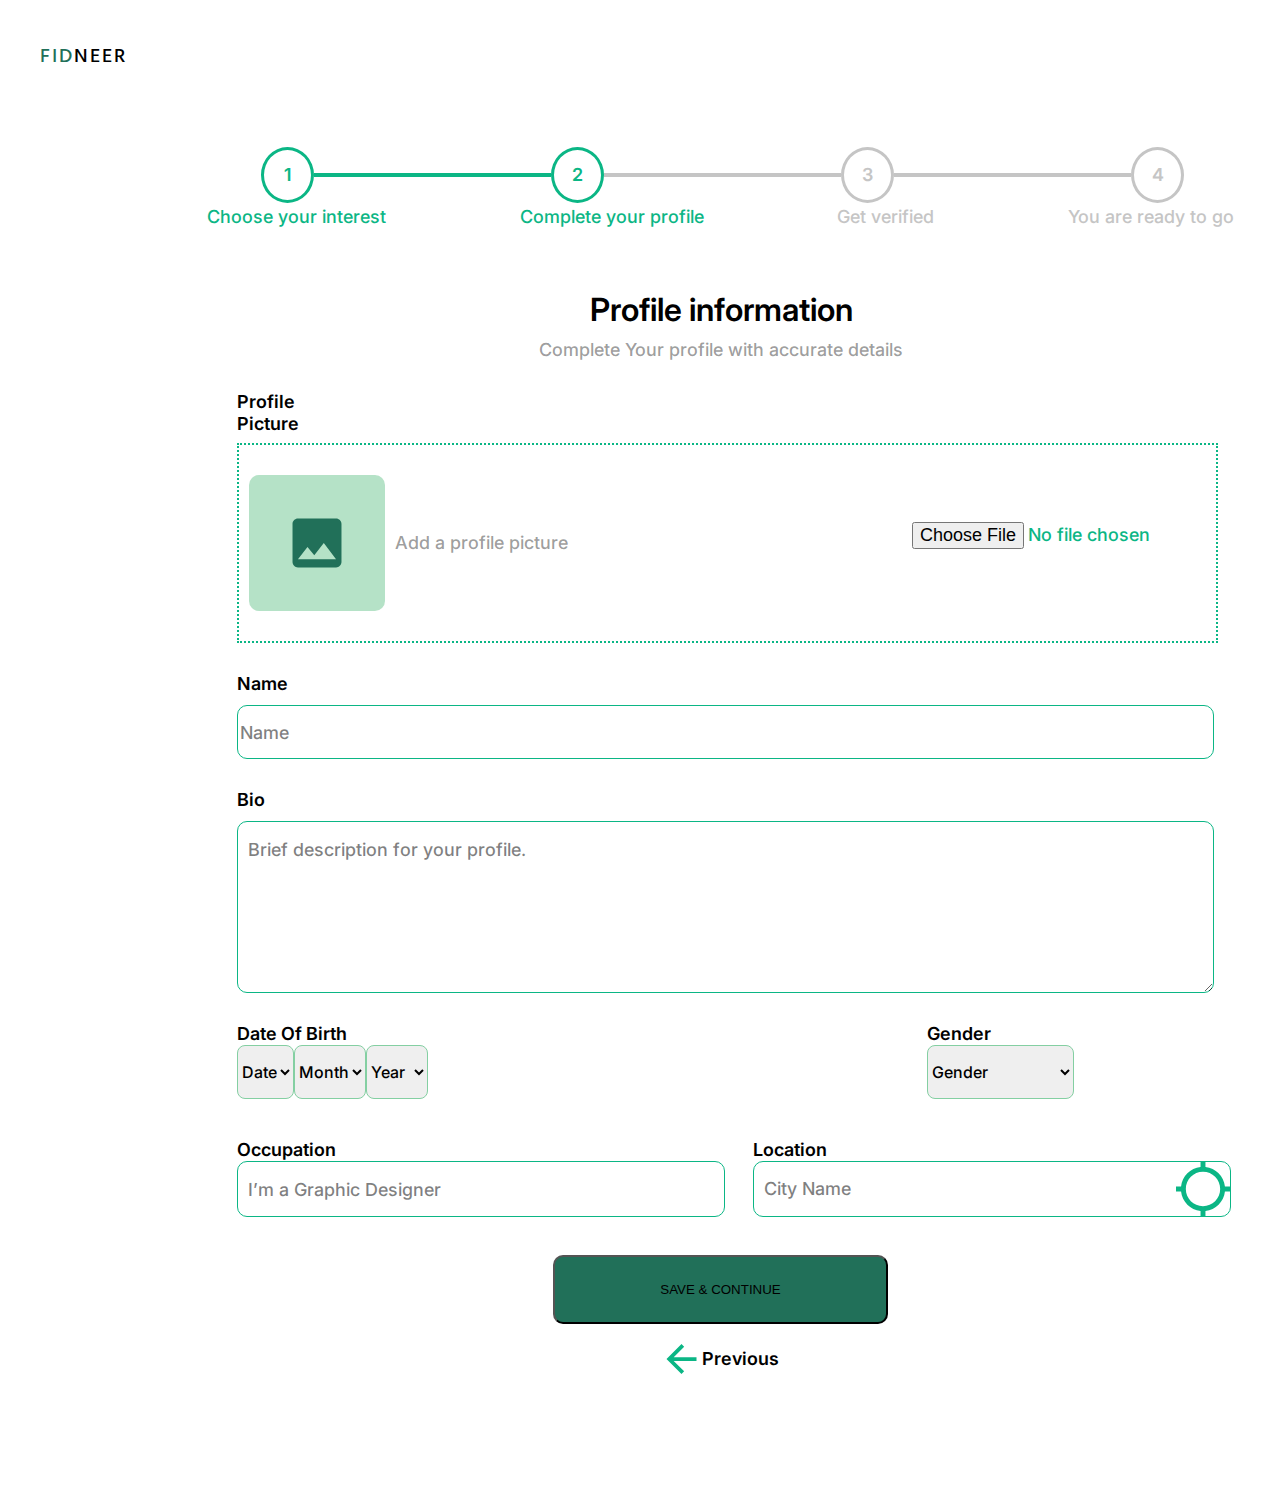
<file: desk7.html>
<!DOCTYPE html>
<html lang="en">

<head>
    <meta charset="UTF-8">
    <meta http-equiv="X-UA-Compatible" content="IE=edge">
    <meta name="viewport" content="width=device-width, initial-scale=1.0">
    <link rel="preconnect" href="https://fonts.googleapis.com">
    <link rel="preconnect" href="https://fonts.gstatic.com" crossorigin>
    <link
        href="https://fonts.googleapis.com/css2?family=Hind+Siliguri:wght@500&family=Inter:wght@400;500;600&display=swap"
        rel="stylesheet">
    <link href="https://cdn.jsdelivr.net/npm/bootstrap@5.3.0-alpha1/dist/css/bootstrap.min.css" rel="stylesheet"
        integrity="sha384-GLhlTQ8iRABdZLl6O3oVMWSktQOp6b7In1Zl3/Jr59b6EGGoI1aFkw7cmDA6j6gD" crossorigin="anonymous">
    <link rel="stylesheet" href="desk7.css">
    <title>Setup-profile-2</title>
</head>

<body>
    <nav class="navbar">
        <a class="link" href="index.html"> <span style="color:#217059">FID</span>NEER</a>
    </nav>

    <main>
        <div class="profile-info">
            <div class="progress">
                <div class="completed-box"> <span class="num"> 1 </span></div>
                <div class="line"></div>
                <div class="completed-box"> <span class="num"> 2 </span></div>
                <div class="line rem-line"></div>
                <div class="completed-box rem-box"> <span class="num disabled"> 3 </span></div>
                <div class="line rem-line"></div>
                <div class="completed-box rem-box"> <span class="num disabled"> 4 </span></div>
            </div>
            <div class="text1">
                <span> Choose your interest </span>
                <span> Complete your profile </span>
                <span class="disabled"> Get verified </span>
                <span class="disabled"> You are ready to go </span>
            </div>
            <div class="profile-text"> <span class="text2"> Profile information </span>
                <span class="text3"> Complete Your profile with accurate details </span>
            </div>
        </div>

        <!-- FORM -->

        <form class="form">
            <div class="text4" for="profile-pic">Profile Picture</div>
            <div class="profilepic">
                <div class="add-profilepic">
                    <div class="greenbackgrnd"><img src="desk7//svg/Vector.svg" alt="#"> </div>
                    <label class="text3" for="profile-pic"> Add a profile picture </label>
                </div>
                <input class="file" type="file" id="profile-pic" name="pic" accept="image/png, image/jpeg"
                    name="Browse">
            </div>
            <div class="name">
                <label for="name" class="text4">Name</label>
                <input type="text" id="name" class="input-name ps-2" placeholder="Name">
            </div>
            <div class="bio">
                <label for="bio" class="text4">Bio</label>
                <textarea id="bio" class="input-bio" placeholder="Brief description for your profile."></textarea>
            </div>
            <div class="dob-gender">
                <div class="dob">
                    <label for="dob" class="text4 mb-2">Date Of Birth</label>
                    <div class="select-dob">
                        <select class="form-select select-border me-3" aria-label="Default select example">
                            <option selected class="date">Date</option>
                            <option value="1" class="date">1</option>
                            <option value="2" class="date">2</option>
                            <option value="3" class="date">3</option>
                            <option value="4" class="date">4</option>
                            <option value="5">5</option>
                            <option value="6">6</option>
                            <option value="7">7</option>
                            <option value="8">8</option>
                            <option value="9">9</option>
                            <option value="10">10</option>
                            <option value="11">11</option>
                            <option value="12">12</option>
                            <option value="13">13</option>
                            <option value="14">14</option>
                            <option value="15">15</option>
                            <option value="16">16</option>
                            <option value="17">17</option>
                            <option value="18">18</option>
                            <option value="19">19</option>
                            <option value="20">20</option>
                            <option value="21">21</option>
                            <option value="22">22</option>
                            <option value="23">23</option>
                            <option value="24">24</option>
                            <option value="25">25</option>
                            <option value="26">26</option>
                            <option value="27">27</option>
                            <option value="28">28</option>
                            <option value="29">29</option>
                            <option value="30">30</option>
                            <option value="31">31</option>
                        </select>
                        <select class="form-select select-border me-3" aria-label="Default select example">
                            <option selected>Month</option>
                            <option value="JAN">JAN</option>
                            <option value="FEB">FEB</option>
                            <option value="MAT">MAR</option>
                            <option value="APR">APR</option>
                            <option value="MAY">MAY</option>
                            <option value="JUNE">JUNE</option>
                            <option value="JULY">JULY</option>
                            <option value="AUG">AUG</option>
                            <option value="SEP">SEP</option>
                            <option value="OCT">OCT</option>
                            <option value="NOV">NOV</option>
                            <option value="DEC">DEC</option>
                        </select>
                        <select class="form-select select-border" aria-label="Default select example">
                            <option selected>Year</option>
                            <option value="1990">1990</option>
                            <option value="1991">1991</option>
                            <option value="1992">1992</option>
                            <option value="1993">1993</option>
                            <option value="1994">1994</option>
                            <option value="1995">1995</option>
                            <option value="1996">1996</option>
                            <option value="1997">1997</option>
                            <option value="1998">1998</option>
                            <option value="1999">1999</option>
                            <option value="2000">2001</option>
                            <option value="2001">2001</option>
                            <option value="2002">2002</option>
                            <option value="2003">2003</option>
                            <option value="2004">2004</option>
                            <option value="2005">2005</option>
                        </select>
                    </div>
                </div>
                <div class="gender">
                    <label for="gender" class="text4 mb-2">Gender</label>
                    <div class="select-gender">
                        <select class="form-select select-border">
                            <option selected>Gender</option>
                            <option value="M">Male</option>
                            <option value="F">Non-Binary</option>
                            <option value="F">Other</option>
                            <option value="F">Prefer not to say</option>
                        </select>
                    </div>
                </div>
            </div>
            <div class="occupation-location">
                <div class="occupation">
                    <label for="occupation" class="text4">Occupation</label>
                    <input type="text" id="occupation" class="input-occupation" placeholder="I’m a Graphic Designer">
                </div>
                <div class="location">
                    <label for="location" class="text4">Location</label>
                    <div class="input-svg ">
                        <input type="text" id="location" class="input-location" placeholder="City Name">
                        <img src="desk7/svg/location.svg" alt="#" class="m-3">
                    </div>
                </div>
            </div>
            <section class="save">
                <a href="desk8.html" class="link"> <button type="button" class="btn btn-success btn-lg btn-save">SAVE &
                        CONTINUE</button></a>
                <a href="desk6.html" class="link">
                    <div class="previous">
                        <img src="desk7/svg/back.svg" alt="#">
                        <span class="text4"> Previous </span>
                    </div>
                </a>
            </section>
        </form>
    </main>

    <script src="https://cdn.jsdelivr.net/npm/bootstrap@5.3.0-alpha1/dist/js/bootstrap.bundle.min.js"
        integrity="sha384-w76AqPfDkMBDXo30jS1Sgez6pr3x5MlQ1ZAGC+nuZB+EYdgRZgiwxhTBTkF7CXvN"
        crossorigin="anonymous"></script>
    <script src="https://cdn.jsdelivr.net/npm/@popperjs/core@2.11.6/dist/umd/popper.min.js"
        integrity="sha384-oBqDVmMz9ATKxIep9tiCxS/Z9fNfEXiDAYTujMAeBAsjFuCZSmKbSSUnQlmh/jp3"
        crossorigin="anonymous"></script>
    <script src="https://cdn.jsdelivr.net/npm/bootstrap@5.3.0-alpha1/dist/js/bootstrap.min.js"
        integrity="sha384-mQ93GR66B00ZXjt0YO5KlohRA5SY2XofN4zfuZxLkoj1gXtW8ANNCe9d5Y3eG5eD"
        crossorigin="anonymous"></script>
</body>

</html>
</file>
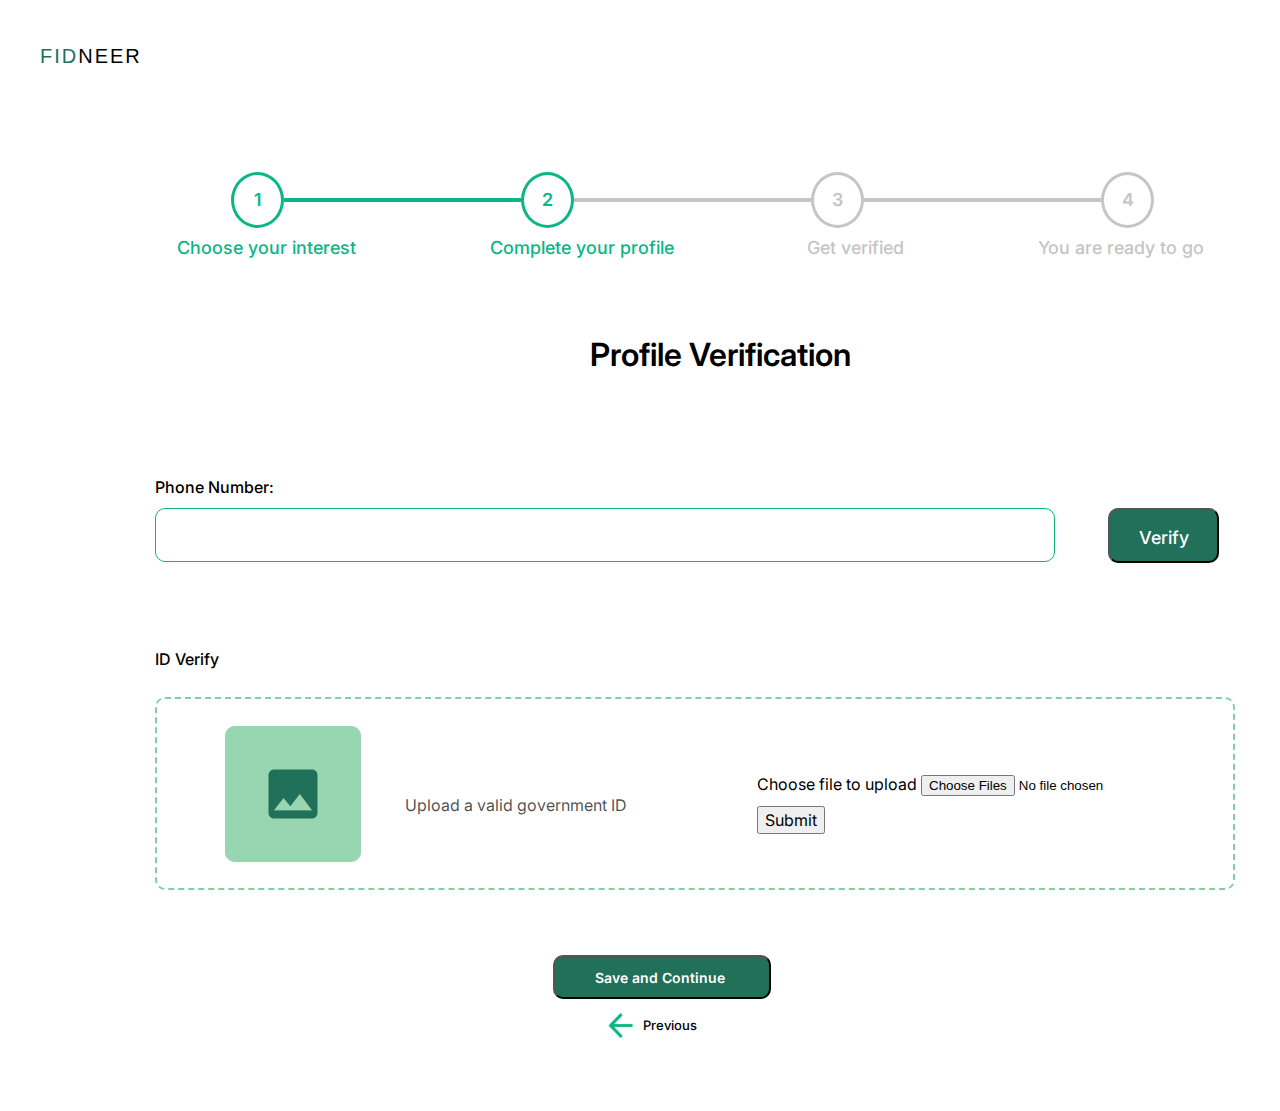
<file: desk8.html>
<!DOCTYPE html>
<html lang="en">

<head>
  <meta charset="UTF-8">
  <meta http-equiv="X-UA-Compatible" content="IE=edge">
  <meta name="viewport" content="width=device-width, initial-scale=1.0">
  <title>Document</title>
  <link rel="preconnect" href="https://fonts.googleapis.com" />
  <link rel="preconnect" href="https://fonts.gstatic.com" crossorigin />
  <link href="https://fonts.googleapis.com/css2?family=Inter:wght@600&display=swap" rel="stylesheet" />
  <link rel="preconnect" href="https://fonts.googleapis.com">
  <link rel="preconnect" href="https://fonts.gstatic.com" crossorigin>
  <link href="https://fonts.googleapis.com/css2?family=Inter:wght@500&display=swap" rel="stylesheet">


  <style>
    .main {
      height: 1050px;
      width: 100%;
      padding-bottom: 45px;
    }

    .navbar {
      position: absolute;
      width: 103px;
      height: 33px;
      left: 40px;
      top: 40px;
      font-family: "Hind Siliguri", sans-serif;
      font-style: normal;
      font-weight: 500;
      font-size: 20px;
      line-height: 33px;
      letter-spacing: 0.1em;
    }

    .navbar-brand {
      padding-top: var(--bs-navbar-brand-padding-y);
      padding-bottom: var(--bs-navbar-brand-padding-y);
      margin-right: var(--bs-navbar-brand-margin-end);
      font-size: var(--bs-navbar-brand-font-size);
      color: var(--bs-navbar-brand-color);
      text-decoration: none;
      white-space: nowrap;

    }


    .profile-info {
      padding: 0px;
      gap: 60px;
      position: absolute;
      width: 1027px;
      height: 211px;
      left: 0px;
      top: 0px;
    }

    .progress {
      display: flex;
      justify-content: center;
      align-items: center;
      position: absolute;
      width: 923px;
      height: 50px;
      left: 231px;
      right: 275px;

      top: 175px;
      bottom: 922px;
      background: none;
    }

    .completed-box {
      height: 50px;
      width: 50px;
      left: 0px;
      top: 0px;
      border-radius: 50%;
      border: 3px solid #0bb685;
      display: flex;
      justify-content: center;
      align-items: center;
    }

    /* .rem-box {
    border: 3px solid #C5C5C5;
} */

    .num {
      font-family: "Inter", sans-serif;
      font-style: normal;
      font-weight: 600;
      font-size: 18px;
      line-height: 22px;
      display: flex;
      align-items: center;
      text-align: center;
      color: #0bb685;
    }

    .line {
      display: inline;
      box-sizing: border-box;
      width: 253px;
      height: 0px;
      border: 2px solid #0bb685;
    }

    /* .rem-line {
    border: 2px solid #C5C5C5;
} */

    .text1 {
      position: absolute;
      width: 1027px;
      height: 26px;
      left: 177px;
      top: 235px;
      right: 275px;
      bottom: 922px;
      font-family: "Inter", sans-serif;
      font-style: normal;
      font-weight: 500;
      font-size: 18px;
      line-height: 22px;
      text-align: center;
      color: #0bb685;
      display: flex;
      justify-content: space-between;
      align-items: center;
    }

    .heading2 {
      position: absolute;
      width: 725px;
      height: 102px;
      left: 358px;
      top: 407px;

      font-family: "Inter";
      font-style: normal;
      font-weight: 600;
      font-size: 42px;
      line-height: 51px;
      text-align: center;

      color: #000000;
    }

    .image {
      position: absolute;
      height: 346.72px;
      width: 347.44px;
      left: 524px;
      top: 569px;

      bottom: 297.28px;
    }

    .btn {
      /* Component 2 */

      /* Auto layout */

      display: flex;
      flex-direction: row;
      justify-content: center;
      align-items: center;
      padding: 20px 40px;
      gap: 10px;

      position: absolute;
      width: 335px;
      height: 69px;
      left: 600px;
      top: 1099px;
      margin-bottom: 45px;

      background: #217059;
      border-radius: 10px;
    }

    .signup {
      /* Sign Up */

      width: 132px;
      height: 29px;

      font-family: "Inter";
      font-style: normal;
      font-weight: 500;
      font-size: 15px;
      line-height: 29px;
      /* identical to box height */

      text-align: center;

      /* Inside auto layout */

      flex: none;
      order: 0;
      flex-grow: 0;
    }

    .homepage {
      text-decoration: none;
      color: #ffffff;
    }

    .disabled {
      color: #C5C5C5;
    }

    .rem-line {
      border: 2px solid #C5C5C5;
    }

    .rem-box {
      border: 3px solid #C5C5C5;
    }

    .heading1 {
      position: absolute;
      width: 286px;
      height: 39px;
      left: 577px;
      top: 335px;

      /* Heading-4 */

      font-family: 'Inter';
      font-style: normal;
      font-weight: 600;
      font-size: 32px;
      line-height: 39px;
      /* identical to box height */

      text-align: center;

      color: #000000;
    }

    .phone {


      padding: 0px 0px;
      /* display: flex;
flex-direction: row;
justify-content: center;
align-items: flex-end; */
      padding: 0px;
      gap: 52px;

      position: absolute;
      width: 1063px;
      height: 86px;
      left: 155px;
      top: 476px;


    }

    .phone1 {
      /* Phone Number */
      position: absolute;
      top: 0px;
      left: 0px;
      width: 133px;
      height: 22px;

      /* Button- TEXT */

      font-family: 'Inter';
      font-style: normal;
      font-weight: 500;
      font-size: 16px;
      line-height: 22px;
      /* identical to box height */

      display: flex;
      align-items: center;
      text-align: center;

      color: #000000;


      /* Inside auto layout */

      flex: none;
      order: 0;
      flex-grow: 0;
    }

    .phone2 {
      box-sizing: border-box;

      width: 900px;
      height: 54px;

      background: linear-gradient(0deg, #FFFFFF, #FFFFFF), #FFFFFF;
      border: 1px solid #0BB685;
      border-radius: 10px;

      /* Inside auto layout */

      flex: none;
      order: 1;
      align-self: stretch;
      flex-grow: 0;
    }

    .btn1 {
      margin-left: 53px;

      display: flex;
      flex-direction: row;
      justify-content: center;
      align-items: flex-end;
      padding: 19px 30px;
      gap: 10px;

      width: 111px;
      height: 55px;

      background: #217059;
      border-radius: 10px;

      /* Inside auto layout */

      flex: none;
      order: 1;
      flex-grow: 0;
      color: white;
      font-family: 'Inter';
      font-style: normal;
      font-weight: 500;
      font-size: 18px;
      line-height: 22px;
      /* identical to box height */

      text-align: center;
      padding-bottom: 12px;

    }




    .abc {
      display: flex;
      margin-top: 32px;

    }

    .idverify {
      /* ID Verify */


      position: absolute;
      width: 74px;
      height: 22px;
      left: 155px;
      top: 648px;

      /* Button- TEXT */

      font-family: 'Inter';
      font-style: normal;
      font-weight: 500;
      font-size: 16px;
      line-height: 22px;
      /* identical to box height */

      display: flex;
      align-items: center;
      text-align: center;

      color: #000000;
    }

    .frame34409 {
      display: flex;
      position: absolute;
      width: 1076px;
      height: 189px;
      left: 155px;
      top: 697px;

      /* camping */

      border: 2px dashed #84CFA2;
      border-radius: 10px;
    }

    .frame34410 {
      display: flex;
      flex-direction: row;
      justify-content: space-between;
      align-items: center;
      padding: 0px;
      gap: 190px;

      position: absolute;
      width: 500px;
      height: 136px;
      left: 68px;
      top: 27px;

    }

    .frame34411 {
      display: flex;
      flex-direction: row;
      align-items: center;
      padding: 0px;
      gap: 37px;

      width: 424px;
      height: 136px;


      /* Inside auto layout */

      flex: none;
      order: 0;
      flex-grow: 0;
      border: 2px solid black;
    }

    .image {
      position: absolute;
      top: 0px;
      left: 0px;
      width: 136px;
      height: 136px;

      background: rgba(132, 207, 162, 0.6);
      border-radius: 10px;

      /* Inside auto layout */

      flex: none;
      order: 0;
      flex-grow: 0;
    }

    .text3 {
      position: absolute;
      left: 180px;
      width: 251px;
      height: 22px;

      /* Nav links */

      font-family: 'Inter';
      font-style: normal;
      font-weight: 400;
      font-size: 16px;
      line-height: 22px;
      /* identical to box height */

      display: flex;
      align-items: center;
      text-align: center;

      color: rgba(0, 0, 0, 0.7);


      /* Inside auto layout */

      flex: none;
      order: 1;
      flex-grow: 0;
    }

    .btn2 {
      position: absolute;
      top: 80px;
      left: 991px;
      box-sizing: border-box;

      /* Auto layout */

      display: flex;
      flex-direction: row;
      justify-content: center;
      align-items: center;
      padding: 10px;
      gap: 10px;

      width: 84px;
      height: 42px;

      /* Primary-Button

Primary-Button color
*/
      border: 1px solid #217059;
      border-radius: 10px;

      /* Inside auto layout */
      background-color: white;





    }

    .save {
      position: absolute;
      top: 955px;
      left: 553px;
    }

    .saveandcont {

      display: flex;
      flex-direction: row;
      justify-content: space-between;
      align-items: center;
      padding: 20px 40px;
      gap: 10px;

      width: 335px;
      height: 69px;

      background: #217059;
      border-radius: 10px;

      /* Inside auto layout */

      flex: none;
      order: 0;
      flex-grow: 0;
    }

    .text5 {
      width: 218px;
      height: 29px;

      font-family: 'Inter';
      font-style: normal;
      font-weight: 600;
      font-size: 14px;
      line-height: 29px;
      /* identical to box height */

      text-align: center;

      color: #FFFFFF;


      /* Inside auto layout */

      flex: none;
      order: 0;
      flex-grow: 0;
    }

    .anchor {
      text-decoration: none;
    }

    .prev {
      margin-bottom: 10px;
      position: absolute;
      top: 55px;
      left: 55px;
      margin: auto;
      display: flex;
      flex-direction: row;
      justify-content: space-between;
      align-items: center;
      padding: 0px;
      gap: 5px;

      width: 110px;
      height: 30px;


      /* Inside auto layout */

      flex: none;
      order: 1;
      flex-grow: 0;
    }

    .previous {
      width: 75px;
      height: 22px;

      /* Button- TEXT */

      font-family: 'Inter';
      font-style: normal;
      font-weight: 500;
      font-size: 13px;
      line-height: 22px;
      /* identical to box height */

      display: flex;
      align-items: center;
      text-align: center;

      color: #000000;


      /* Inside auto layout */

      flex: none;
      order: 1;
      flex-grow: 0;
    }


    .image2 {
      width: 25px;
      height: 25px;



      /* Inside auto layout */

      flex: none;
      order: 0;
      flex-grow: 0;
    }

    .file {
      top: 74px;
      position: absolute;
      left: 600px;
    }

    .filesub {
      position: absolute;
      margin-top: 5px;
    }

    .file1 {
      font-family: 'Inter';
      font-style: normal;
      font-weight: 400;
      font-size: 16px;
      line-height: 22px;
    }

    .filesub:hover {
      background-color: #217059;
      color: white;
    }
  </style>
</head>

<body>
  <div class="main">
    <nav class="navbar">
      <a class="navbar-brand" href="#">
        <span style="color: #217059">FID</span>NEER</a>
    </nav>


    <div class="profile-info">
      <div class="progress">
        <div class="completed-box"><span class="num"> 1 </span></div>
        <div class="line"></div>
        <div class="completed-box"><span class="num"> 2 </span></div>
        <div class="line rem-line"></div>
        <div class="completed-box rem-box">
          <span class="num disabled"> 3 </span>
        </div>
        <div class="line rem-line"></div>
        <div class="completed-box rem-box">
          <span class="num disabled"> 4 </span>
        </div>
      </div>
      <div class="text1">
        <span> Choose your interest </span>
        <span> Complete your profile </span>
        <span class="disabled"> Get verified </span>
        <span class="disabled"> You are ready to go </span>
      </div>
      <div class="heading1">Profile Verification</div>
      <form class="form">
        <div class="phone">
          <label for="phone" class="phone1">Phone Number:</label>
          <div class="abc">
            <div class="bcd"><input type="tel" id="phone" name="phone" class="phone2"></div>
            <div class="cde"><button class="btn1">Verify</button></div>

          </div>

        </div>
        <div class="idverify" for="idverif">ID Verify</div>
        <div class="frame34409">
          <div class="frame34410">
            <div class="govid">
              <div class="image"><img src=" desk8/img.png " alt="#"></div>
              <label class="text3" for="govid"> Upload a valid government ID</label>
            </div>
          </div>

          <form method="post" enctype="multipart/form-data">

            <div class="file file1">
              <div>
                <label for="file">Choose file to upload</label>
                <input type="file" id="file" name="file" multiple />
              </div>
              <div class="filesub">
                <button class="file1 filesub">Submit</button>
              </div>
            </div>
          </form>

        </div>

        <section class="save">

          <a class="anchor" href="desk9.html"><button class="saveandcont text5">Save and
              Continue</button></a>
          <a href="desk7.html">
            <div class="prev"><img class="image2" src="desk8/image2.png" alt="#">
              <div class="previous">Previous</div>
            </div>
          </a>

        </section>
      </form>
    </div>
</body>

</html>
</file>
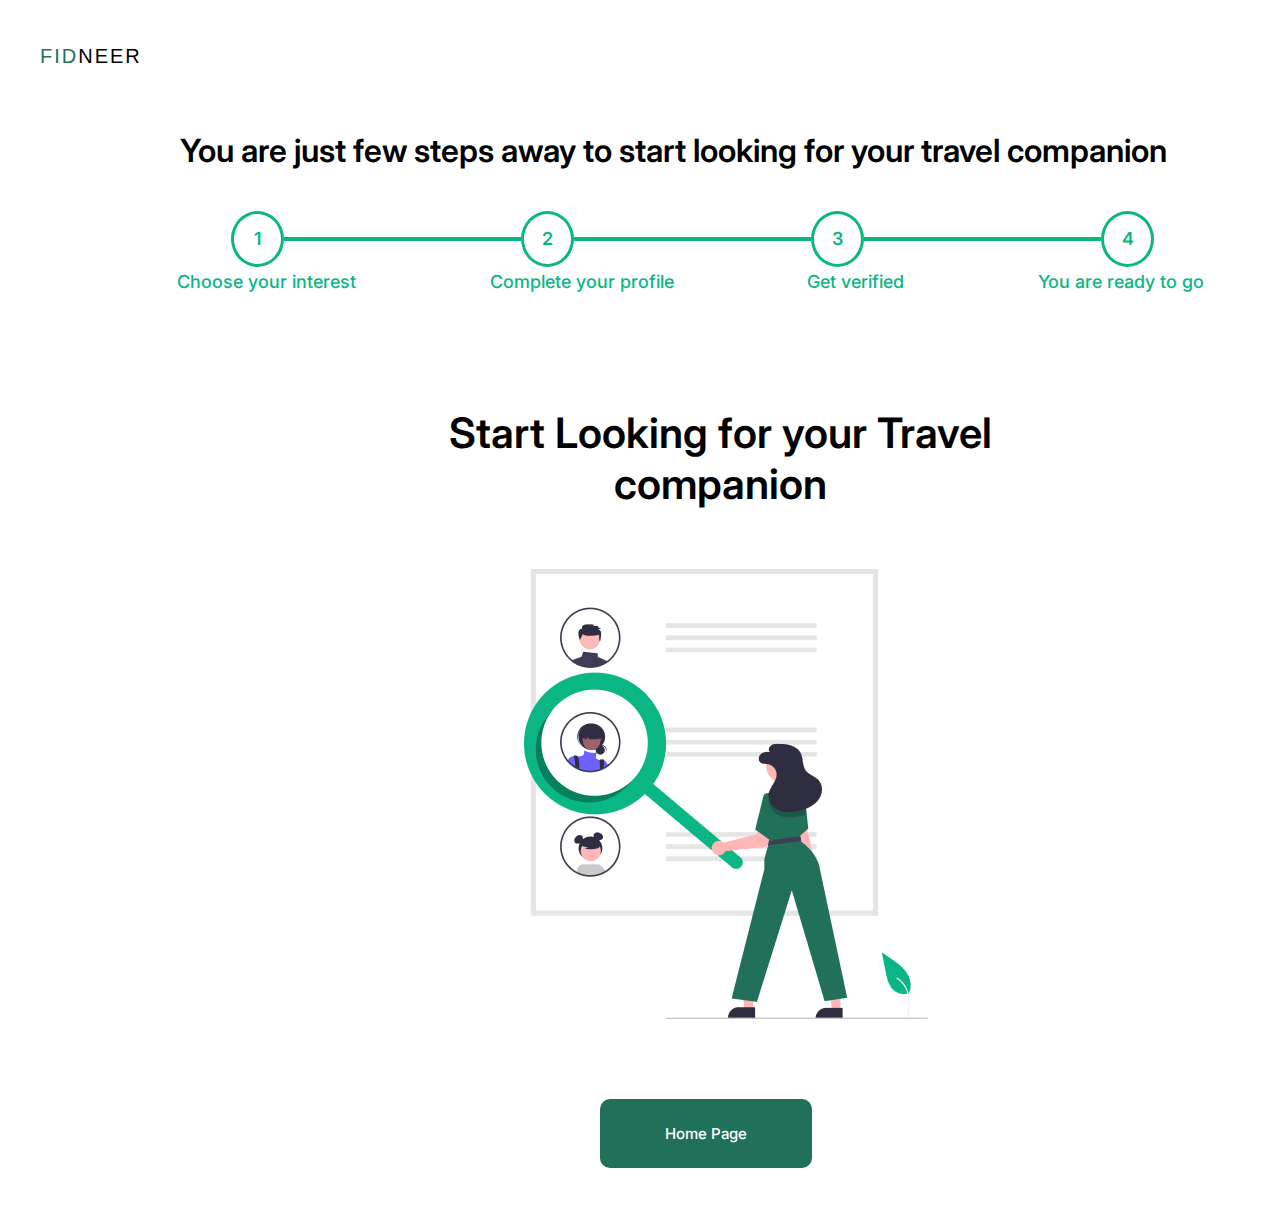
<file: desk9.html>
<!DOCTYPE html>
<html lang="en">

<head>
  <meta charset="UTF-8" />
  <meta http-equiv="X-UA-Compatible" content="IE=edge" />
  <meta name="viewport" content="width=device-width, initial-scale=1.0" />
  <title>Document</title>
  <link rel="preconnect" href="https://fonts.googleapis.com" />
  <link rel="preconnect" href="https://fonts.gstatic.com" crossorigin />
  <link href="https://fonts.googleapis.com/css2?family=Inter:wght@600&display=swap" rel="stylesheet" />

  <style>
    .main {
      height: 1150px;
      width: 100%;
      padding-bottom: 45px;
    }

    .navbar {
      position: absolute;
      width: 103px;
      height: 33px;
      left: 40px;
      top: 40px;
      font-family: "Hind Siliguri", sans-serif;
      font-style: normal;
      font-weight: 500;
      font-size: 20px;
      line-height: 33px;
      letter-spacing: 0.1em;
    }

    .navbar-brand {
      padding-top: var(--bs-navbar-brand-padding-y);
      padding-bottom: var(--bs-navbar-brand-padding-y);
      margin-right: var(--bs-navbar-brand-margin-end);
      font-size: var(--bs-navbar-brand-font-size);
      color: var(--bs-navbar-brand-color);
      text-decoration: none;
      white-space: nowrap;
    }

    .heading1 {
      position: absolute;
      width: 1076px;
      height: 39px;

      left: 180px;
      top: 131px;

      /* Heading-4 */

      font-family: "Inter";
      font-style: normal;
      font-weight: 600;
      font-size: 32px;
      line-height: 39px;
      /* identical to box height */

      display: flex;
      align-items: center;
      text-align: center;

      color: #000000;
    }

    .profile-info {
      padding: 0px;
      gap: 60px;
      position: absolute;
      width: 1027px;
      height: 211px;
      left: 0px;
      top: 0px;
    }

    .progress {
      display: flex;
      justify-content: center;
      align-items: center;
      position: absolute;
      width: 923px;
      height: 50px;
      left: 231px;
      right: 275px;

      top: 214px;
      bottom: 922px;
      background: none;
    }

    .completed-box {
      height: 50px;
      width: 50px;
      left: 0px;
      top: 0px;
      border-radius: 50%;
      border: 3px solid #0bb685;
      display: flex;
      justify-content: center;
      align-items: center;
    }

    /* .rem-box {
    border: 3px solid #C5C5C5;
} */

    .num {
      font-family: "Inter", sans-serif;
      font-style: normal;
      font-weight: 600;
      font-size: 18px;
      line-height: 22px;
      display: flex;
      align-items: center;
      text-align: center;
      color: #0bb685;
    }

    .line {
      display: inline;
      box-sizing: border-box;
      width: 253px;
      height: 0px;
      border: 2px solid #0bb685;
    }

    /* .rem-line {
    border: 2px solid #C5C5C5;
} */

    .text1 {
      position: absolute;
      width: 1027px;
      height: 26px;
      left: 177px;
      top: 269px;
      right: 275px;
      bottom: 922px;
      font-family: "Inter", sans-serif;
      font-style: normal;
      font-weight: 500;
      font-size: 18px;
      line-height: 22px;
      text-align: center;
      color: #0bb685;
      display: flex;
      justify-content: space-between;
      align-items: center;
    }

    .heading2 {
      position: absolute;
      width: 725px;
      height: 102px;
      left: 358px;
      top: 407px;

      font-family: "Inter";
      font-style: normal;
      font-weight: 600;
      font-size: 42px;
      line-height: 51px;
      text-align: center;

      color: #000000;
    }

    .image {
      position: absolute;
      height: 346.72px;
      width: 347.44px;
      left: 524px;
      top: 569px;

      bottom: 297.28px;
    }

    .btn {
      /* Component 2 */

      /* Auto layout */

      display: flex;
      flex-direction: row;
      justify-content: center;
      align-items: center;
      padding: 20px 40px;
      gap: 10px;

      position: absolute;
      width: 335px;
      height: 69px;
      left: 600px;
      top: 1099px;
      margin-bottom: 45px;

      background: #217059;
      border-radius: 10px;
    }

    .signup {
      /* Sign Up */

      width: 132px;
      height: 29px;

      font-family: "Inter";
      font-style: normal;
      font-weight: 500;
      font-size: 15px;
      line-height: 29px;
      /* identical to box height */

      text-align: center;

      /* Inside auto layout */

      flex: none;
      order: 0;
      flex-grow: 0;
    }

    .homepage {
      text-decoration: none;
      color: #ffffff;
    }
  </style>
</head>

<body>
  <div class="main">
    <nav class="navbar">
      <a class="navbar-brand" href="index.html">
        <span style="color: #217059">FID</span>NEER</a>
    </nav>

    <div class="heading1">
      You are just few steps away to start looking for your travel companion
    </div>
    <div class="profile-info">
      <div class="progress">
        <div class="completed-box"><span class="num"> 1 </span></div>
        <div class="line"></div>
        <div class="completed-box"><span class="num"> 2 </span></div>
        <div class="line rem-line"></div>
        <div class="completed-box rem-box">
          <span class="num disabled"> 3 </span>
        </div>
        <div class="line rem-line"></div>
        <div class="completed-box rem-box">
          <span class="num disabled"> 4 </span>
        </div>
      </div>
      <div class="text1">
        <span> Choose your interest </span>
        <span> Complete your profile </span>
        <span> Get verified </span>
        <span> You are ready to go </span>
      </div>
    </div>
    <div class="heading2">Start Looking for your Travel companion</div>
    <div class="image"><img src="desk9/image.png" alt="#" /></div>
    <a class="homepage" href="homepage.html">
      <buton class="btn signup">Home Page</buton>
    </a>
  </div>
</body>

</html>
</file>
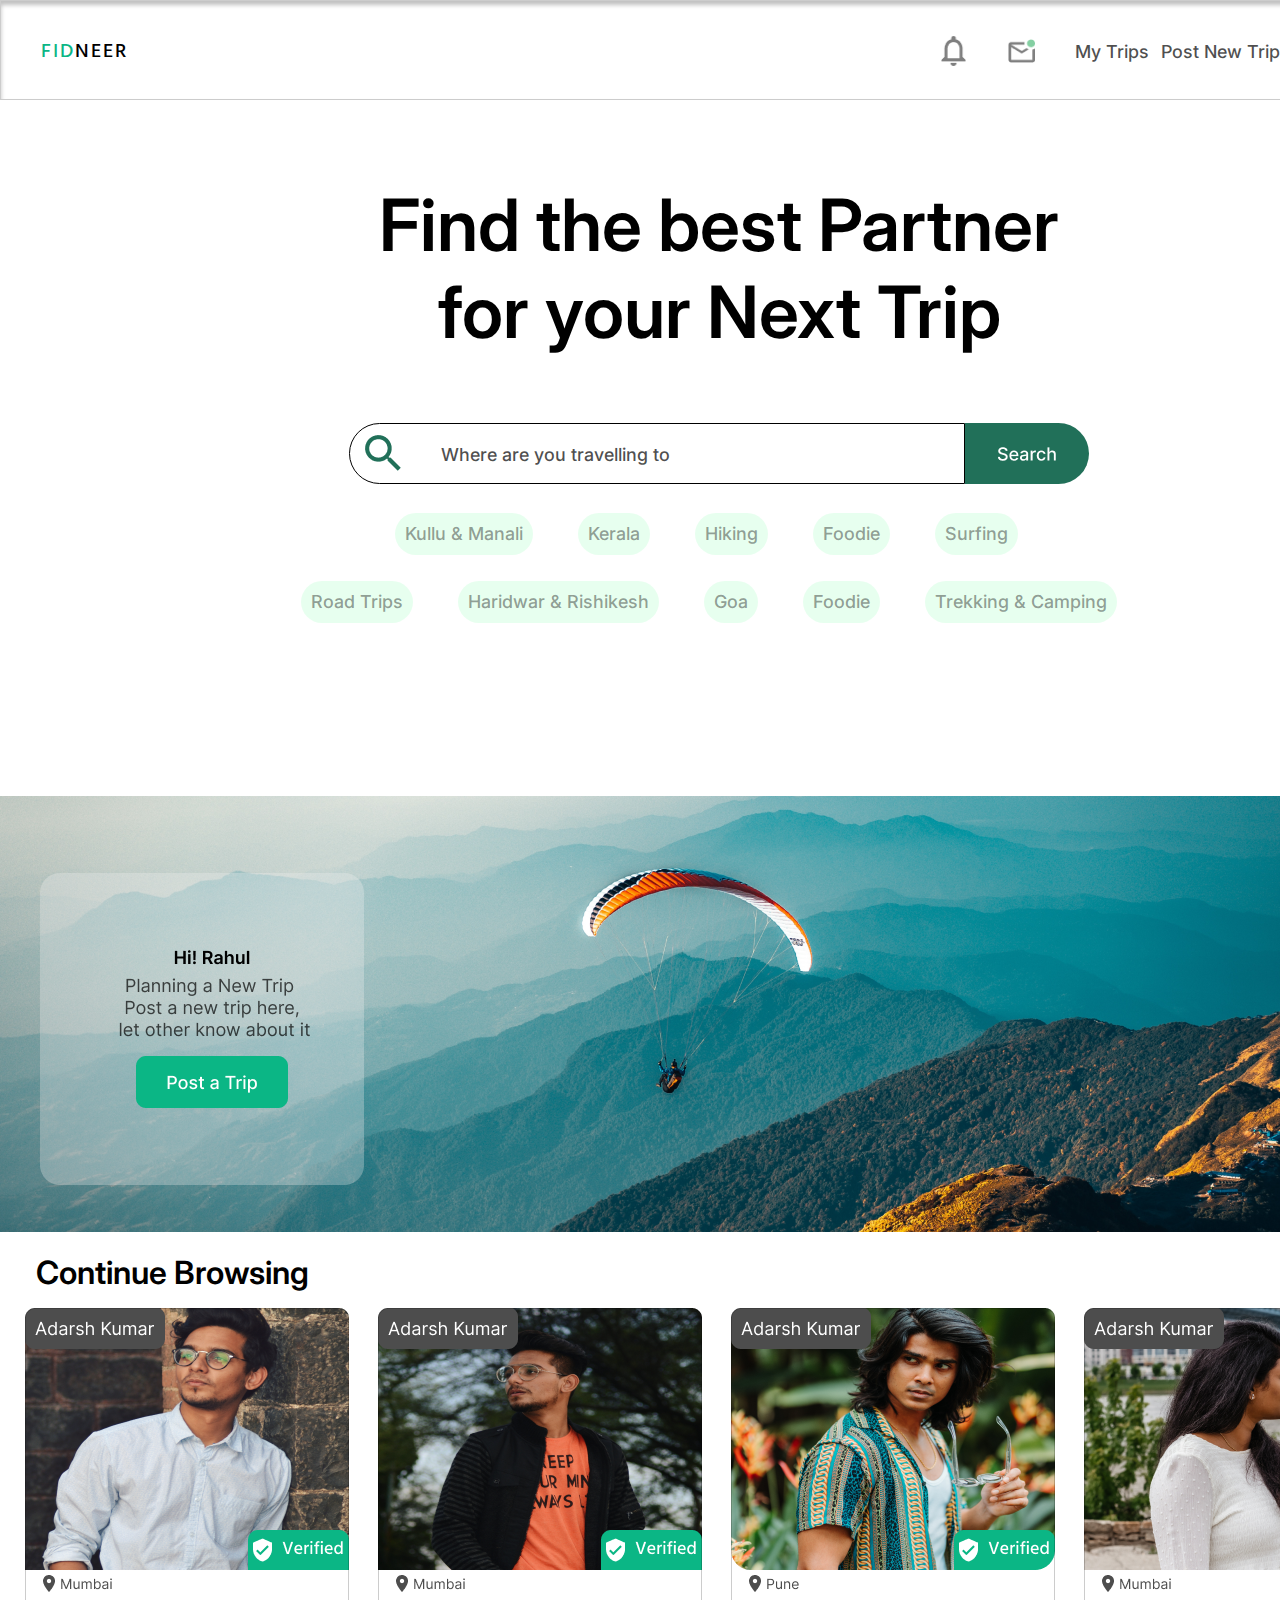
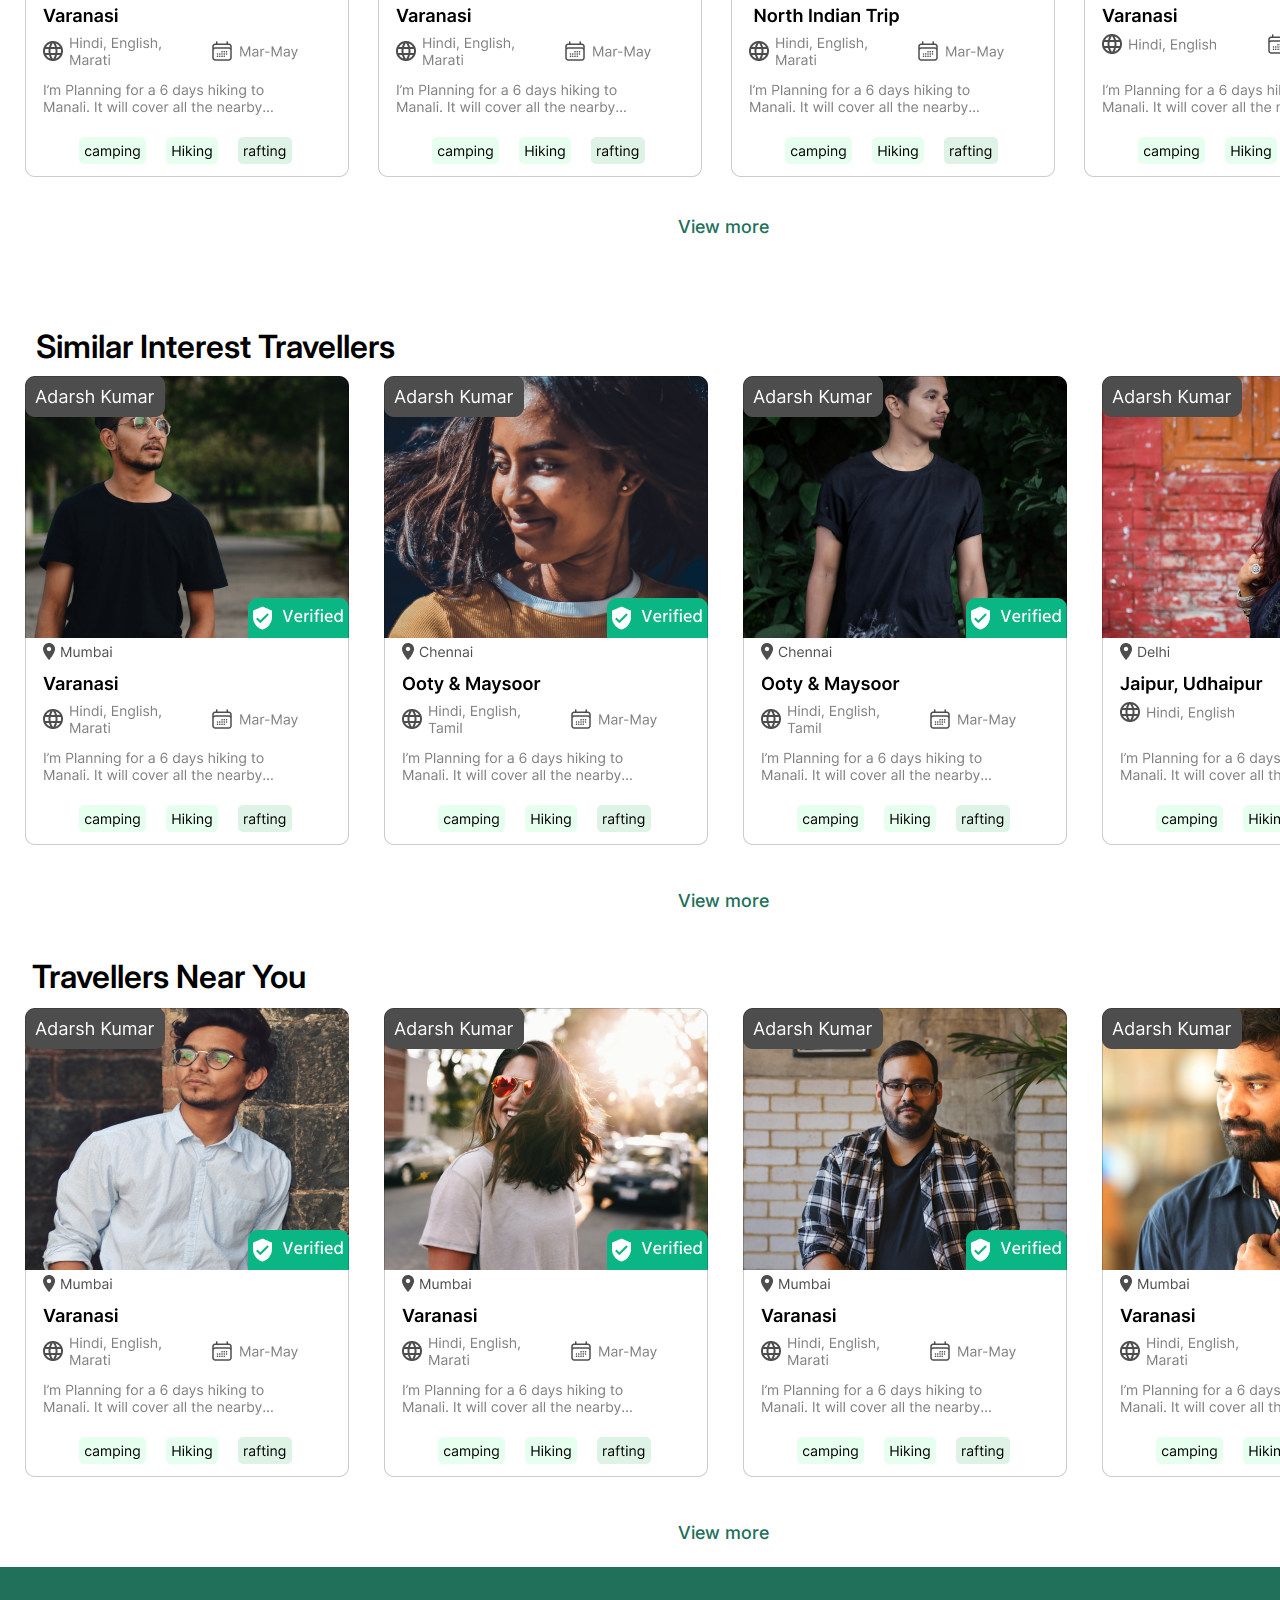
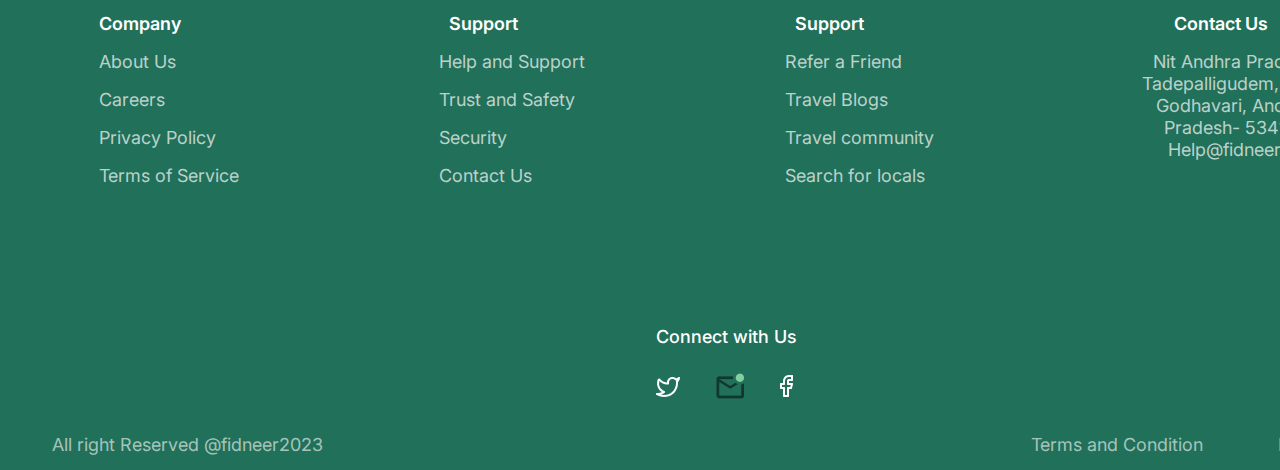
<file: homepage.html>
<!DOCTYPE html>
<html lang="en">

<head>
  <meta charset="UTF-8" />
  <meta http-equiv="X-UA-Compatible" content="IE=edge" />
  <meta name="viewport" content="width=device-width, initial-scale=1.0" />
  <title>homepage</title>
  <link rel="preconnect" href="https://fonts.googleapis.com" />
  <link rel="preconnect" href="https://fonts.gstatic.com" crossorigin />
  <link href="https://fonts.googleapis.com/css2?family=Hind+Siliguri:wght@500&display=swap" rel="stylesheet" />
  <link rel="preconnect" href="https://fonts.googleapis.com" />
  <link rel="preconnect" href="https://fonts.gstatic.com" crossorigin />
  <link href="https://fonts.googleapis.com/css2?family=Inter:wght@500&display=swap" rel="stylesheet" />
  <style>
    header {
      position: fixed;
      box-sizing: border-box;
      /* 
        position: absolute; */
      width: 1436px;
      height: 100px;
      left: 0px;
      top: 0px;

      background: #ffffff;
      border: 1px solid rgba(0, 0, 0, 0.2);
      box-shadow: inset 0px 4px 4px rgba(0, 0, 0, 0.25);
      z-index: 100;
    }

    .fidneer {
      position: absolute;
      margin-top: 33.5px;
      margin-bottom: 33.5px;
      margin-left: 40px;
      left: 0%;
      right: 0%;
      top: 0%;
      bottom: 0%;

      font-family: "Hind Siliguri", sans-serif;
      font-style: normal;
      font-weight: 500;
      font-size: 20px;
      line-height: 33px;
      /* identical to box height */

      letter-spacing: 0.1em;
    }

    #search {
      border: 1px solid black;
      border-top-left-radius: 37px;
      border-bottom-left-radius: 37px;
      padding-left: 90px;
      width: 616px;
      height: 61px;

    }

    input {
      font-size: 18px;
    }

    input:focus-visible {
      outline: none;
    }

    #search::placeholder {
      position: absolute;
      width: 231px;
      height: 22px;
      left: 90px;
      top: 20px;

      /* Button- TEXT */

      font-family: "Inter";
      font-style: normal;
      font-weight: 500;
      font-size: 18px;
      line-height: 22px;
      /* identical to box height */

      display: flex;
      align-items: center;
      text-align: center;

      color: rgba(0, 0, 0, 0.7);
    }

    .navbar .searchbutton {
      position: absolute;
      left: 157px;
      top: 19px;
      display: flex;
    }

    .durbinimg {
      position: absolute;
      display: block;
      height: 35.71px;
      width: 35.71px;
      top: 12.13px;
      left: 16.13px;
    }

    .searchimg {
      width: 124px;
      border-top-right-radius: 37px;
      border-bottom-right-radius: 37px;
    }

    .bell {
      position: absolute;

      left: 939.5px;
      top: 35px;
      width: 25px;
      height: 30px;

      background: white;
    }

    .mail {
      position: absolute;
      right: 400px;
      top: 37.63px;
      width: 27.5px;
      height: 24.75px;

      /* camping */

      background: white;
    }

    .mytrip {
      position: absolute;
      right: 280px;
      top: 39px;
    }

    .postmytrip {
      position: absolute;
      top: 39px;
      right: 139px;
    }

    .triptext {
      position: absolute;
      font-family: "Inter";
      font-style: normal;
      font-weight: 500;
      font-size: 18px;
      line-height: 22px;
      /* identical to box height */

      display: flex;
      align-items: center;
      text-align: center;

      color: rgba(0, 0, 0, 0.7);
      border: none;
      background-color: white;
    }

    .navbarphoto {
      position: absolute;
      width: 60px;
      height: 60px;

      top: 20px;
      right: 40px;

      /* Inside auto layout */

      flex: none;
      order: 4;
      flex-grow: 0;
    }

    .main2 {
      position: absolute;
      width: 1436px;
      height: 695px;
      left: 0px;
      top: 101px;

      background: #ffffff;
    }

    .main21 {
      display: flex;
      flex-direction: column;
      align-items: center;
      padding: 0px;
      gap: 68px;

      position: absolute;
      width: 876px;
      height: 447px;
      left: 281px;
      top: 80px;

    }

    .findbestpartner {
      width: 734px;
      height: 174px;

      font-family: "Inter";
      font-style: normal;
      font-weight: 600;
      font-size: 72px;
      line-height: 87px;
      display: flex;
      align-items: center;
      text-align: center;

      color: #000000;

      /* Inside auto layout */

      flex: none;
      order: 0;
      flex-grow: 0;
    }

    .main22 {
      display: flex;
      flex-direction: column;
      align-items: center;
      padding: 0px;
      gap: 34px;

      width: 876px;
      height: 205px;

      /* Inside auto layout */

      flex: none;
      order: 1;
      flex-grow: 0;

    }

    .main22 .searchbutton {
      /* display: none; */
      position: absolute;

      top: 242px;
      display: flex;
    }

    .main22 .manali1 {

      top: 332px;
      position: absolute;
      display: flex;

    }

    .kullumanali {
      margin-right: 45px;
    }

    .manali1 {
      margin-left: 20px;
    }

    .manali2 {
      margin-left: 20px;
    }

    .main22 .manali2 {
      position: absolute;
      top: 400px;
      display: flex;
    }

    .kullumanali {
      font-family: "Inter";
      font-style: normal;
      font-weight: 500;
      font-size: 18px;
      line-height: 22px;
      /* identical to box height */

      display: flex;
      align-items: center;
      text-align: center;

      color: rgba(0, 0, 0, 0.4);

      /* Inside auto layout */

      flex: none;
      order: 0;
      flex-grow: 0;
      padding: 10px 10px;
      background: rgba(207, 255, 223, 0.5);
      border-radius: 61px;
    }


    .kullumanali:hover {
      background-color: #0bb685;
    }

    .main3 {
      position: absolute;
      width: 1436px;
      height: 443px;
      left: 0px;
      top: 796px;

      background: url(homepage/mountain.png);
    }


    .main4 {
      position: absolute;
      width: 1436px;
      height: 665px;
      left: 0px;
      top: 1232px;

      background: #FFFFFF;

    }

    .contbrows {
      position: absolute;
      width: 500px;
      height: 39px;
      left: 36px;
      top: 21px;

      /* Heading-4 */

      font-family: 'Inter';
      font-style: normal;
      font-weight: 600;
      font-size: 32px;
      line-height: 39px;
      /* identical to box height */

      display: flex;
      align-items: center;

      color: #000000;

    }

    .main41 {
      margin-top: 76px;
    }

    .main41x {
      margin-left: 25px;
    }

    .viewmore {
      background-color: white;
      border: none;
      position: absolute;
      width: 150px;
      height: 22px;
      left: 672px;
      top: 584px;

      /* Button- TEXT */

      font-family: 'Inter';
      font-style: normal;
      font-weight: 500;
      font-size: 18px;
      line-height: 22px;
      /* identical to box height */

      display: flex;
      align-items: center;
      text-align: center;

      /* Primary-Button */

      color: #217059;

    }

    .main42 {
      position: absolute;
      width: 1436px;
      height: 623px;
      left: 0px;
      top: 1906px;

      background: #FFFFFF;
    }

    .main421 {
      display: flex;
      flex-direction: row;
      align-items: flex-start;
      padding: 0px;
      gap: 10px;

      position: absolute;
      width: 1356px;
      height: 469px;

      top: 70px;

    }

    .travnearu {
      position: absolute;
      width: 301px;
      height: 24px;
      left: 32px;
      top: 26px;

      /* Heading-4 */

      font-family: 'Inter';
      font-style: normal;
      font-weight: 600;
      font-size: 32px;
      line-height: 39px;
      display: flex;
      align-items: center;

      color: #000000;
    }

    .main43 {
      position: absolute;
      width: 1436px;
      height: 620px;
      left: 0px;
      top: 2538px;

      background: #FFFFFF;
    }

    .main431 {
      display: flex;
      flex-direction: row;
      align-items: flex-start;
      padding: 0px;
      gap: 10px;

      position: absolute;
      width: 1356px;
      height: 469px;

      top: 70px;
    }

    .main5 {
      position: absolute;
      width: 1436px;
      height: 503px;
      left: 0px;
      top: 3167px;

      background: #217059;

    }

    .comsupport {
      display: flex;
      flex-direction: row;
      justify-content: center;
      align-items: flex-start;
      padding: 0px;
      gap: 200px;

      position: absolute;
      width: 1350px;
      height: 186px;
      left: 41px;
      top: 46px;

    }

    .darkwhite {
      font-family: 'Inter';
      font-style: normal;
      font-weight: 600;
      font-size: 18px;
      line-height: 22px;
      /* identical to box height */

      display: flex;
      align-items: center;

      color: #FFFFFF;


      /* Inside auto layout */

      flex: none;
      order: 0;
      flex-grow: 0;
    }

    .normal {
      font-family: 'Inter';
      font-style: normal;
      font-weight: 400;
      font-size: 18px;
      line-height: 22px;
      /* identical to box height */
      margin-top: 16px;
      display: flex;
      align-items: center;
      text-align: center;

      /* off white */

      color: rgba(255, 255, 255, 0.7);


      /* Inside auto layout */

      flex: none;
      order: 0;
      flex-grow: 0;
    }

    .connectwithus {
      position: absolute;
      width: 143px;
      height: 22px;
      left: 656px;
      top: 359px;

      /* Button- TEXT */

      font-family: 'Inter';
      font-style: normal;
      font-weight: 500;
      font-size: 18px;
      line-height: 22px;
      /* identical to box height */

      display: flex;
      align-items: center;

      color: #FFFFFF;

    }

    .rights {
      position: absolute;
      top: 467px;
      flex-direction: row;
      width: 284px;
      height: 22px;

      /* Nav links */

      font-family: 'Inter';
      font-style: normal;
      font-weight: 400;
      font-size: 18px;
      line-height: 22px;
      /* identical to box height */

      display: flex;
      align-items: center;

      color: rgba(255, 255, 255, 0.6);


      /* Inside auto layout */

      flex: none;
      order: 0;
      flex-grow: 0;

    }

    .symbols {
      display: flex;
      flex-direction: row;
      align-items: center;
      padding: 0px;
      gap: 36px;

      position: absolute;
      width: 144px;
      height: 24px;
      left: 656px;
      top: 407px;

    }

    .m1 {
      width: 284px;
      height: 22px;
      margin-left: 52px;
      /* Nav links */

      font-family: 'Inter';
      font-style: normal;
      font-weight: 400;
      font-size: 18px;
      line-height: 22px;
      /* identical to box height */

      display: flex;
      align-items: center;

      color: rgba(255, 255, 255, 0.6);


      /* Inside auto layout */

      flex: none;
      order: 0;
      flex-grow: 0;
    }

    .m2 {
      margin-left: 695px;
      width: 180px;
      height: 22px;

      /* Nav links */

      font-family: 'Inter';
      font-style: normal;
      font-weight: 400;
      font-size: 18px;
      line-height: 22px;
      /* identical to box height */

      display: flex;
      align-items: center;

      color: rgba(255, 255, 255, 0.6);


      /* Inside auto layout */

      flex: none;
      order: 0;
      flex-grow: 0;
    }

    .m3 {
      margin-left: 67px;
      width: 122px;
      height: 22px;

      /* Nav links */

      font-family: 'Inter';
      font-style: normal;
      font-weight: 400;
      font-size: 18px;
      line-height: 22px;
      /* identical to box height */

      display: flex;
      align-items: center;

      color: rgba(255, 255, 255, 0.6);


      /* Inside auto layout */

      flex: none;
      order: 1;



    }

    .main3:hover {
      display: hidden;

    }
  </style>


</head>

<body>
  <header class="header">
    <nav class="navbar">
      <span class="fidneer"><span style="color: #0bb685">FID</span>NEER</span>

      <div class="searchbutton" id="searchbutton1">
        <span class="durbinimg"> <img src="homepage/durbin.png" alt="durbin" /></span>
        <span class="searchform">
          <form>
            <label for="search"></label>
            <input type="search" id="search" name="search" placeholder="Where are you travelling to" />
          </form>
        </span>
        <span>
          <img class="searchimg" src="homepage/searchbutton.png" alt="search button" /></span>
      </div>

      <img class="bell" src="homepage/bell.png" alt="bell" />
      <img class="mail" src="homepage/mail.png" alt="mail" />
      <button class="triptext mytrip">My Trips</button>
      <button class="triptext postmytrip">Post New Trips</button>
      <img class="navbarphoto" src="homepage/nav bar photo.png" alt="" />
    </nav>
  </header>

  <section class="main2">
    <div class="main21">
      <div class="findbestpartner">
        Find the best Partner for your Next Trip
      </div>

      <div class="main22">
        <div class="searchbutton" id="searchbutton2">
          <span class="durbinimg">
            <img src="homepage/durbin.png" alt="durbin" /></span>
          <span class="searchform">
            <form>
              <label for="search"></label>
              <input type="search" id="search" name="search" placeholder="Where are you travelling to" />
            </form>
          </span>
          <span>
            <img class="searchimg" src="homepage/searchbutton.png" alt="search button" /></span>
        </div>
        <div class="manali1">
          <div class="kullumanali"> Kullu & Manali</div>
          <div class="kullumanali">Kerala</div>
          <div class="kullumanali">Hiking</div>
          <div class="kullumanali">Foodie</div>
          <div class="kullumanali">Surfing</div>
        </div>
        <div class="manali2" id="manali2">
          <div class="kullumanali">Road Trips</div>
          <div class="kullumanali">Haridwar & Rishikesh</div>
          <div class="kullumanali">Goa</div>
          <div class="kullumanali">Foodie</div>
          <div class="kullumanali">Trekking & Camping</div>
        </div>
      </div>
    </div>
    </div>
  </section>

  <section class="main3"> </section>
  <section class="main4">
    <span class="contbrows">Continue Browsing </span>
    <div class="main41">
      <img class="main41x" src="homepage/a1.png" alt="">
      <img class="main41x" src="homepage/a2.png" alt="">
      <img class="main41x" src="homepage/a3.png" alt="">
      <img class="main41x" src="homepage/a4.png" alt="">
    </div>
    <button class="viewmore">View more</button>
  </section>
  <section class="main42">
    <div class="contbrows"> Similar Interest Travellers</div>
    <div class="main421">
      <a href="desk16.html"><img src="homepage/a5.png" alt="" class="main41x"></a>
      <img src="homepage/a6.png" alt="" class="main41x">
      <img src="homepage/a7.png" alt="" class="main41x">
      <img src="homepage/a8.png" alt="" class="main41x">
    </div>
    <button class="viewmore">View more</button>
  </section>
  </section>
  <section class="main43">
    <span class="travnearu"> Travellers Near You </span>
    <div class="main431">
      <img src="homepage/a9.png" alt="" class="main41x">
      <img src="homepage/a10.png" alt="" class="main41x">
      <img src="homepage/a11.png" alt="" class="main41x">
      <img src="homepage/a12.png" alt="" class="main41x">
    </div>
    <button class="viewmore">View more</button>
  </section>
  </section>


  <section class="main5">
    <div class="comsupport">
      <div class="company">
        <div class="darkwhite">Company</div>
        <div class="normal">About Us</div>
        <div class="normal">Careers</div>
        <div class="normal">Privacy Policy</div>
        <div class="normal">Terms of Service</div>
      </div>
      <div class="support1">
        <div class="darkwhite" style="padding-left:10px">Support</div>
        <div class="normal">Help and Support</div>
        <div class="normal">Trust and Safety</div>
        <div class="normal">Security</div>
        <div class="normal">Contact Us</div>
      </div>
      <div class="support2">
        <div class="darkwhite" style="padding-left:10px">Support</div>
        <div class="normal">Refer a Friend</div>
        <div class="normal">Travel Blogs</div>
        <div class="normal">Travel community</div>
        <div class="normal">Search for locals</div>
      </div>
      <div class="contactus">
        <div class="darkwhite" style="padding-left:40px"> Contact Us</div>
        <div class="normal" style="width:200px">
          Nit Andhra Pradesh

          Tadepalligudem,
          West Godhavari,
          Andhra Pradesh- 534101

          Help@fidneer.in</div>
      </div>
    </div>

    <div class="connectwithus">Connect with Us</div>
    <div class="symbols">
      <img src="homepage/twitter.png" alt="" class="footer" style="opacity: 100;">
      <img src="homepage/mail.png" alt="" class="footer">
      <img src="homepage/fb.png" alt="" class="footer">
    </div>
    <div class="rights">
      <div class="m1">All right Reserved @fidneer2023 </div>
      <div class="m2">Terms and Condition </div>
      <div class="m3">Privacy Policy</div>
    </div>
  </section>
  <script>
    const main3_ = document.getElementsByClassName('main3')[0];
    const main2_ = document.getElementsByClassName('main2')[0];


    main3_.addEventListener('mouseover', function () {
      main2_.style.display = 'none';
    });

    main3_.addEventListener('mouseout', function () {
      main2_.style.display = 'block';
    });
    const searchbar = document.getElementById(`searchbutton1`);
    const navbarElements = document.getElementsByClassName(`header`);
    const main2Elements = document.getElementsByClassName('main2');

    document.addEventListener('mouseover', function (event) {
      let isMouseOverHeader = false;
      let isMouseOverMain2 = false;

      for (let i = 0; i < navbarElements.length; i++) {
        if (event.target.closest('.header') === navbarElements[i]) {
          isMouseOverHeader = true;
          break;
        }
      }

      for (let i = 0; i < main2Elements.length; i++) {
        if (event.target.closest('.main2') === main2Elements[i]) {
          isMouseOverMain2 = true;
          break;
        }
      }

      if (!isMouseOverHeader && !isMouseOverMain2) {
        searchbar.style.display = 'flex';
      } else {
        searchbar.style.display = 'none';
      }
    });



  </script>

</body>

</html>
</file>
<file: landingpage.css>
body {
    background-color: rgba(0, 0, 0);
}

.bgimg {
    width: 1440px;
    height: 1024px;
    margin-left: 41px;
}

.nav {
    position: absolute;
    width: 1440px;
    height: 42px;
    top: 40px;
    left: 40px;
    z-index: 2;
    display: flex;
    flex-direction: row;
    align-items: center;
    color: white;
    display: flex;
    flex-direction: row;
    font-family: 'Inter', sans-serif;

}

.fidneer {
    width: 103px;
    height: 33px;
    font-family: 'Hind Siliguri', sans-serif;
    font-style: normal;
    font-weight: 500;
    font-size: 20px;
    line-height: 33px;
    letter-spacing: 0.1em;
    margin-left: 40px;
    margin-right: 692px;
}

.login {
    width: 601px;
    height: 42px;
    font-size: 18px;
    line-height: 22px;
    font-family: 'Inter';
    display: flex;
    flex-direction: row;
    justify-content: space-evenly;
    align-items: center;
}

.btn-success {
    background-color: #217059;
    border-radius: 10px;
}

.btn-outline-success {
    border-color: #217059;
    border-radius: 10px;
}

.carousel-item {
    transition: all 800ms ease-out;
}

.p1 {
    position: absolute;
    left: 322px;
    top: 395px;
    height: 116px;
    width: 807px;
    font-family: Inter;
    font-size: 48px;
    font-weight: 800;
    line-height: 58px;
    text-align: center;
    color: #FFFFFF;
    font-family: 'Inter', sans-serif;
    ;

}

.find {
    position: absolute;
    height: 61px;
    width: 810px;
    left: 330px;
    top: 543px;
    border-radius: 30px;
    background-color: rgba(255, 255, 255, 0.5);
    border-radius: 30px;
    display: flex;
    flex-direction: row;
    align-items: center;
    padding-left: 20px;
}


.text {
    width: 650px;
    height: 61px;
    margin: 0;
    margin-left: 10px;
    border: none;
    background-color: rgba(255, 255, 255, 0);
    font-family: 'Inter', sans-serif;
    font-style: normal;
    font-weight: 500;
    font-size: 22px;
    line-height: 22px;
    color: rgba(0, 0, 0, 0.7);
}

.text:focus-visible {
    outline: none;
}

.search {
    width: 95px;
    height: 61px;
    border-radius: 0px 30px 30px 0px;
    margin: 0;
    padding: 0;
    border: none;
}

.text::placeholder {
    position: absolute;
    top: 17px;
    width: 350px;
    height: 44px;
    font-family: 'Inter', sans-serif;
    font-style: normal;
    font-weight: 500;
    font-size: 20px;
    line-height: 22px;
    color: rgba(0, 0, 0, 0.7);
}

.p2 {
    position: absolute;
    width: 879px;
    height: 116px;
    left: 301px;
    top: 1212px;
    font-family: 'Inter', sans-serif;
    font-style: normal;
    font-weight: 600;
    font-size: 48px;
    line-height: 58px;
    display: flex;
    align-items: center;
    text-align: center;

    color: #FFFFFF;
}

.cont1 {
    display: flex;
    flex-direction: row;
    justify-content: center;
    align-items: center;
    padding: 0px;
    gap: 89px;
    position: absolute;
    width: 1144px;
    height: 327px;
    left: 146px;
    top: 1389px;
}

.srchdest {
    display: inline;
    width: 333px;
    height: 312px;
    border-radius: 20px;
    background-color: #000;
    display: flex;
    flex-direction: column;
    justify-content: space-between;
    align-items: center;
}

.p3 {
    position: absolute;
    width: 495px;
    height: 58px;
    left: 461px;
    top: 1883px;
    font-family: 'Inter';
    font-style: normal;
    font-weight: 600;
    font-size: 48px;
    line-height: 58px;
    display: flex;
    align-items: center;
    text-align: center;
    color: #FFFFFF;
}

.cont2 {
    display: flex;
    flex-direction: row;
    justify-content: center;
    align-items: center;
    padding: 0px;
    gap: 89px;
    position: absolute;
    width: 1144px;
    height: 327px;
    left: 146px;
    top: 2002px;
}

.text2 {
    position: absolute;
    left: 31px;
    top: 232px;
    font-family: 'Inter', sans-serif;
    font-style: normal;
    font-weight: 500;
    font-size: 18px;
    line-height: 22px;
    display: flex;
    align-items: center;
    text-align: center;
    color: #FFFFFF;
}

.text3 {
    position: absolute;
    width: 273px;
    height: 34px;
    left: 28px;
    top: 175px;
    font-family: 'Inter', sans-serif;
    font-style: normal;
    font-weight: 600;
    font-size: 28px;
    line-height: 34px;
    display: flex;
    justify-content: center;
    align-items: center;
    text-align: center;
    color: #217059;
}

.text4 {
    position: absolute;
    width: 635px;
    height: 116px;
    left: 405px;
    top: 2578px;
    font-family: 'Inter', sans-serif;
    font-style: normal;
    font-weight: 600;
    font-size: 48px;
    line-height: 58px;
    text-align: center;
    color: #FFFFFF;
}

.similar-profile {
    display: flex;
    flex-direction: column;
    align-items: flex-start;
    flex-wrap: wrap;
    gap: 70px;
    position: absolute;
    width: 1163px;
    height: 1250px;
    left: 136px;
    top: 2802px;
}

.profile {
    width: 321px;
    height: 520px;
    background: #FFFFFF;
    border-radius: 30px;
}

.profile-info {
    height: 250px;
}

.lang {
    display: flex;
    flex-direction: row;
    justify-content: space-between;
    align-items: center;
    width: 260px;
    height: 34px;
}

.text5 {
    width: 93px;
    height: 34px;
    font-family: 'Inter';
    font-style: normal;
    font-weight: 400;
    font-size: 14px;
    line-height: 17px;
    display: flex;
    align-items: center;
    color: rgba(0, 0, 0, 0.5);
}

.text6 {
    font-family: 'Inter', sans-serif;
    font-style: normal;
    font-weight: 400;
    font-size: 14px;
    line-height: 17px;
    display: flex;
    align-items: center;
    color: rgba(0, 0, 0, 0.5)
}

.hobby {
    position: relative;
    display: flex;
    flex-direction: row;
    justify-content: space-evenly;
    flex-wrap: wrap;
}

.text7 {
    position: absolute;
    width: 143px;
    height: 22px;
    left: 646px;
    top: 4050px;
    font-family: 'Inter', sans-serif;
    font-style: normal;
    font-weight: 500;
    font-size: 18px;
    line-height: 22px;
    display: flex;
    align-items: center;
    color: #FFFFFF;
}

.social-media {
    display: flex;
    flex-direction: row;
    align-items: center;
    padding: 0px;
    gap: 36px;
    position: absolute;
    width: 144px;
    height: 24px;
    left: 646px;
    top: 4100px;
}

.social-media-link:hover {
    width: 28px;
    height: 28px;
}

.copyright {
    position: absolute;
    left: 100px;
    top: 4158px;
    max-width: 1400px;
}

.text8 {
    font-family: 'Inter', sans-serif;
    font-style: normal;
    font-weight: 400;
    font-size: 18px;
    line-height: 22px;
    color: rgba(255, 255, 255, 0.6);
}
</file>
<file: desk16.css>
header {
    position: fixed;
       box-sizing: border-box;
/* 
       position: absolute; */
       width: 1436px;
       height: 100px;
       left: 0px;
       top: 0px;

       background: #ffffff;
       border: 1px solid rgba(0, 0, 0, 0.2);
       box-shadow: inset 0px 4px 4px rgba(0, 0, 0, 0.25);
       z-index: 100;
     }
     
     .fidneer {
       position: absolute;
       margin-top: 33.5px;
       margin-bottom: 33.5px;
       margin-left: 40px;
       left: 0%;
       right: 0%;
       top: 0%;
       bottom: 0%;

       font-family: "Hind Siliguri", sans-serif;
       font-style: normal;
       font-weight: 500;
       font-size: 20px;
       line-height: 33px;
       /* identical to box height */

       letter-spacing: 0.1em;
     }

     #search {
       border: 1px solid black;
       border-top-left-radius: 37px;
       border-bottom-left-radius: 37px;
       padding-left: 90px;
       width: 616px;
       height: 61px;

     }
     input {
       font-size: 18px;
     }

     input:focus-visible{
       outline: none;
     }

     #search::placeholder {
       position: absolute;
       width: 231px;
       height: 22px;
       left: 90px;
       top: 20px;

       /* Button- TEXT */

       font-family: "Inter";
       font-style: normal;
       font-weight: 500;
       font-size: 18px;
       line-height: 22px;
       /* identical to box height */

       display: flex;
       align-items: center;
       text-align: center;

       color: rgba(0, 0, 0, 0.7);
     }
     .navbar .searchbutton {
       position: absolute;
       left: 157px;
       top: 19px;
       display: flex;
     }

     .durbinimg {
       position: absolute;
       display: block;
       height: 35.71px;
       width: 35.71px;
       top: 12.13px;
       left: 16.13px;
     }
     .searchimg {
       width: 124px;
       border-top-right-radius: 37px;
       border-bottom-right-radius: 37px;
     }
     .bell {
       position: absolute;

       left: 939.5px;
       top: 35px;
       width: 25px;
       height: 30px;

       background: white;
     }

     .mail {
       position: absolute;
       right: 400px;
       top: 37.63px;
       width: 27.5px;
       height: 24.75px;

       /* camping */

       background: white;
     }
     .mytrip {
       position: absolute;
       right: 280px;
       top: 39px;
     }
     .postmytrip {
       position: absolute;
       top: 39px;
       right: 139px;
     }
     .triptext {
       position: absolute;
       font-family: "Inter";
       font-style: normal;
       font-weight: 500;
       font-size: 18px;
       line-height: 22px;
       /* identical to box height */

       display: flex;
       align-items: center;
       text-align: center;

       color: rgba(0, 0, 0, 0.7);
       border: none;
       background-color: white;
     }
     .navbarphoto {
       position: absolute;
       width: 60px;
       height: 60px;

       top: 20px;
       right: 40px;

       /* Inside auto layout */

       flex: none;
       order: 4;
       flex-grow: 0;
     }

     .container{
         height:900px;
     }

     .container img{ width:500px;
    height:500px;}

   .mainimg { position :absolute;
        top:120px;}

        .button1{
            position: absolute;
    top: 962px;
    left: 402px;
    width: 134px;
    height: 52px;
    border-radius: 10px;
    background-color: rgb(19, 88, 19);
    color:white;
    font-size: 19px;
}
</file>
<file: desk7.css>
.navbar {
    position: absolute;
    width: 103px;
    height: 33px;
    left: 40px;
    top: 40px;
    font-family: 'Hind Siliguri', sans-serif;
    font-style: normal;
    font-weight: 500;
    font-size: 20px;
    line-height: 33px;
    letter-spacing: 0.1em;
}

main {
    display: flex;
    flex-direction: column;
    align-items: center;
    padding: 0px;
    gap: 90px;
    position: absolute;
    width: 1027px;
    height: 1352px;
    left: 207px;
    top: 150px;

}

.profile-info {
    padding: 0px;
    gap: 60px;
    position: absolute;
    width: 1027px;
    height: 211px;
    left: 0px;
    top: 0px;

}

.progress {
    display: flex;
    justify-content: center;
    align-items: center;
    position: absolute;
    width: 923px;
    height: 50px;
    left: 54px;
    top: 0px;
    background: none;
}

.completed-box {
    height: 50px;
    width: 50px;
    left: 0px;
    top: 0px;
    border-radius: 50%;
    border: 3px solid #0BB685;
    display: flex;
    justify-content: center;
    align-items: center;
}

.rem-box {
    border: 3px solid #C5C5C5;
}

.num {
    font-family: 'Inter', sans-serif;
    font-style: normal;
    font-weight: 600;
    font-size: 18px;
    line-height: 22px;
    display: flex;
    align-items: center;
    text-align: center;
    color: #0BB685;
}

.line {
    display: inline;
    box-sizing: border-box;
    width: 253px;
    height: 0px;
    border: 2px solid #0BB685;
}

.rem-line {
    border: 2px solid #C5C5C5;
}

.text1 {
    position: absolute;
    width: 1027px;
    height: 26px;
    left: 0px;
    top: 54px;
    font-family: 'Inter', sans-serif;
    font-style: normal;
    font-weight: 500;
    font-size: 18px;
    line-height: 22px;
    text-align: center;
    color: #0BB685;
    display: flex;
    justify-content: space-between;
    align-items: center;
}

.disabled {
    color: #C5C5C5;
}

.profile-text {
    display: flex;
    flex-direction: column;
    justify-content: center;
    align-items: center;
    padding: 0px;
    gap: 10px;
    width: 676px;
    height: 71px;
    position: absolute;
    top: 140px;
    left: 176px
}

.text2 {
    width: 286px;
    height: 39px;
    font-family: 'Inter', sans-serif;
    font-style: normal;
    font-weight: 600;
    font-size: 32px;
    line-height: 39px;
    text-align: center;
    color: #000000;
}

.text3 {
    font-family: 'Inter', sans-serif;
    font-style: normal;
    font-weight: 500;
    font-size: 18px;
    line-height: 22px;
    color: rgba(0, 0, 0, 0.4);
}

.form {
    position: absolute;
    width: 967px;
    height: 1030px;
    left: 30px;
    top: 241px;
    display: flex;
    flex-direction: column;
    align-items: flex-start;
    padding: 0px;
    gap: 30px;
}

.text4 {
    width: 123px;
    height: 22px;
    font-family: 'Inter', sans-serif;
    font-style: normal;
    font-weight: 600;
    font-size: 18px;
    line-height: 22px;
    color: #000000;
}

.profilepic {
    display: flex;
    flex-direction: row;
    align-items: center;
    padding: 30px 10px;
    gap: 300px;
    width: 957px;
    height: 136px;
    border: 2px dotted #0BB685;
    box-sizing: content-box;
}

.add-profilepic {
    display: flex;
    flex-direction: row;
    align-items: center;
    padding: 0px;
    gap: 10px;
    width: 359px;
    height: 136px;
}

.greenbackgrnd {
    width: 136px;
    height: 136px;
    background: rgba(132, 207, 162, 0.6);
    border-radius: 10px;
    display: flex;
    justify-content: center;
    align-items: center;
}

.file {
    padding: 10px;
    gap: 10px;
    width: 284px;
    height: 42px;
    font-family: 'Inter';
    font-style: normal;
    font-weight: 500;
    font-size: 18px;
    line-height: 22px;
    color: #0BB685;
}

.name {
    display: flex;
    flex-direction: column;
    align-items: flex-start;
    padding: 0px;
    gap: 10px;
}

.input-name {
    box-sizing: border-box;
    width: 977px;
    height: 54px;
    background: linear-gradient(0deg, #FFFFFF, #FFFFFF), #FFFFFF;
    border: 1px solid #0BB685;
    border-radius: 10px;
    font-family: 'Inter';
    font-style: normal;
    font-weight: 500;
    font-size: 18px;
    line-height: 22px;
    color: rgba(0, 0, 0, 0.7);
}

input[type="text"]:focus-visible {
    outline: none;
}

.bio {
    display: flex;
    flex-direction: column;
    align-items: flex-start;
    padding: 0px;
    gap: 10px;
    width: 977px;
    height: 204px;
}

.input-bio {
    box-sizing: border-box;
    padding: 17px 10px;
    gap: 10px;
    width: 977px;
    height: 172px;
    background: linear-gradient(0deg, #FFFFFF, #FFFFFF), #FFFFFF;
    border: 1px solid #0BB685;
    border-radius: 10px;
    font-family: 'Inter';
    font-style: normal;
    font-weight: 500;
    font-size: 18px;
    line-height: 22px;
    color: rgba(0, 0, 0, 0.7);
}

.input-bio:focus-visible {
    outline: none;
}

textarea::placeholder,
input::placeholder {
    width: 279px;
    height: 22px;
    font-family: 'Inter';
    font-style: normal;
    font-weight: 500;
    font-size: 18px;
    line-height: 22px;
    color: rgba(0, 0, 0, 0.5);

}

.dob-gender {
    width: 977px;
    height: 86px;
    display: flex;
    flex-direction: row;
}

.dob {
    width: 590px;
    height: 86px;
}

.select-dob {
    box-sizing: border-box;
    width: 590px;
    height: 54px;
    display: flex;
    flex-direction: row;
}

.gender {
    position: absolute;
    width: 277px;
    height: 86px;
    right: 0;

}

.select-gender {
    box-sizing: border-box;
    display: flex;
    flex-direction: row;
    height: 54px;
    width: 277px;
}

.select-border {
    border: 1.5px solid #84CFA2;
    border-radius: 8px;
    background-size: 35px 26px;
    font-family: 'Inter';
    font-style: normal;
    font-weight: 500;
    font-size: 16px;
    line-height: 24px;
    color: #000000;
}

.select-border:focus {
    border-color: #0BB685;
    outline: 0;
    box-shadow: none;
    font-family: 'Inter';
    font-style: normal;
    font-weight: 500;
    font-size: 16px;
    line-height: 24px;
    color: #000000;
}

.date {
    display: flex;
    flex-direction: row;
    align-items: flex-start;
    padding: 4px 16px;
    gap: 8px;
    width: 48px;
    height: 32px;
}

.occupation-location {
    display: flex;
    flex-direction: row;
    align-items: flex-start;
    padding: 0px;
    gap: 50px;
    width: 977px;
    height: 86px;
}

.occupation,
.location {
    width: 466px;
    height: 86px;
}

.input-occupation {
    padding: 0 10px;
    gap: 10px;
    width: 466px;
    height: 54px;
    background: linear-gradient(0deg, #FFFFFF, #FFFFFF), #FFFFFF;
    border: 1px solid #0BB685;
    border-radius: 10px;
    font-family: 'Inter';
    font-style: normal;
    font-weight: 500;
    font-size: 18px;
    line-height: 22px;
    color: rgba(0, 0, 0, 0.7);
}

.input-svg {
    width: 466px;
    height: 54px;
    display: flex;
    flex-direction: row;
    padding-left: 10px;
    border: 1px solid #0BB685;
    border-radius: 10px;
    border-top-left-radius: 10px;
}

.input-location {
    border: none;
    padding: 0;
    gap: 10px;
    width: 416px;
    height: 52px;
    background: linear-gradient(0deg, #FFFFFF, #FFFFFF), #FFFFFF;
    font-family: 'Inter';
    font-style: normal;
    font-weight: 500;
    font-size: 18px;
    line-height: 22px;
    color: rgba(0, 0, 0, 0.7);
}

.input-location:focus-visible {
    outline: none;
}

.save {
    align-self: center;
    display: flex;
    flex-direction: column;
    justify-content: center;
    align-items: center;
    padding: 0px;
    gap: 20px;
    width: 335px;
    height: 119px;
}

.btn-save {
    display: flex;
    flex-direction: row;
    justify-content: center;
    align-items: center;
    padding: 20px 40px;
    gap: 10px;
    width: 335px;
    height: 69px;
    background: #217059;
    border-radius: 10px;
}

.previous {
    display: flex;
    flex-direction: row;
    justify-content: space-between;
    align-items: center;
    padding: 0px;
    gap: 5px;
    width: 110px;
    height: 30px;
}

.link {
    text-decoration: none;
    color: #000000;
}
</file>
